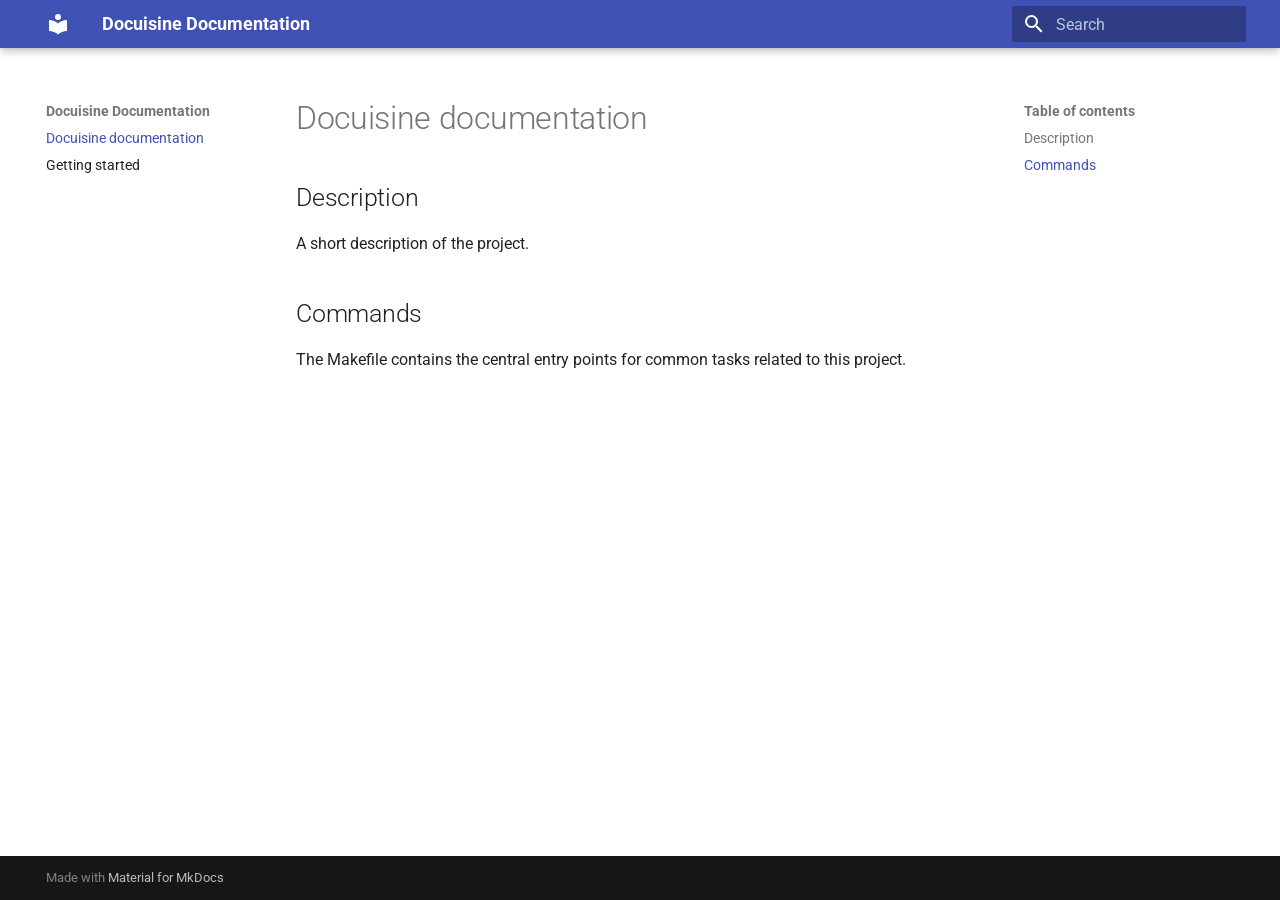
<file: index.html>
<!doctype html>
<html lang="en" class="no-js">
  <head>
    
      <meta charset="utf-8">
      <meta name="viewport" content="width=device-width,initial-scale=1">
      
      
        <meta name="author" content="Chris Irag">
      
      
      
      
        <link rel="next" href="getting-started/">
      
      
      <link rel="icon" href="assets/images/favicon.png">
      <meta name="generator" content="mkdocs-1.6.1, mkdocs-material-9.6.23">
    
    
      
        <title>Docuisine Documentation</title>
      
    
    
      <link rel="stylesheet" href="assets/stylesheets/main.84d31ad4.min.css">
      
      


    
    
      
    
    
      
        
        
        <link rel="preconnect" href="https://fonts.gstatic.com" crossorigin>
        <link rel="stylesheet" href="https://fonts.googleapis.com/css?family=Roboto:300,300i,400,400i,700,700i%7CRoboto+Mono:400,400i,700,700i&display=fallback">
        <style>:root{--md-text-font:"Roboto";--md-code-font:"Roboto Mono"}</style>
      
    
    
      <link rel="stylesheet" href="assets/_mkdocstrings.css">
    
    <script>__md_scope=new URL(".",location),__md_hash=e=>[...e].reduce(((e,_)=>(e<<5)-e+_.charCodeAt(0)),0),__md_get=(e,_=localStorage,t=__md_scope)=>JSON.parse(_.getItem(t.pathname+"."+e)),__md_set=(e,_,t=localStorage,a=__md_scope)=>{try{t.setItem(a.pathname+"."+e,JSON.stringify(_))}catch(e){}}</script>
    
      

    
    
    
  </head>
  
  
    <body dir="ltr">
  
    
    <input class="md-toggle" data-md-toggle="drawer" type="checkbox" id="__drawer" autocomplete="off">
    <input class="md-toggle" data-md-toggle="search" type="checkbox" id="__search" autocomplete="off">
    <label class="md-overlay" for="__drawer"></label>
    <div data-md-component="skip">
      
        
        <a href="#docuisine-documentation" class="md-skip">
          Skip to content
        </a>
      
    </div>
    <div data-md-component="announce">
      
    </div>
    
    
      

  

<header class="md-header md-header--shadow" data-md-component="header">
  <nav class="md-header__inner md-grid" aria-label="Header">
    <a href="." title="Docuisine Documentation" class="md-header__button md-logo" aria-label="Docuisine Documentation" data-md-component="logo">
      
  
  <svg xmlns="http://www.w3.org/2000/svg" viewBox="0 0 24 24"><path d="M12 8a3 3 0 0 0 3-3 3 3 0 0 0-3-3 3 3 0 0 0-3 3 3 3 0 0 0 3 3m0 3.54C9.64 9.35 6.5 8 3 8v11c3.5 0 6.64 1.35 9 3.54 2.36-2.19 5.5-3.54 9-3.54V8c-3.5 0-6.64 1.35-9 3.54"/></svg>

    </a>
    <label class="md-header__button md-icon" for="__drawer">
      
      <svg xmlns="http://www.w3.org/2000/svg" viewBox="0 0 24 24"><path d="M3 6h18v2H3zm0 5h18v2H3zm0 5h18v2H3z"/></svg>
    </label>
    <div class="md-header__title" data-md-component="header-title">
      <div class="md-header__ellipsis">
        <div class="md-header__topic">
          <span class="md-ellipsis">
            Docuisine Documentation
          </span>
        </div>
        <div class="md-header__topic" data-md-component="header-topic">
          <span class="md-ellipsis">
            
              Docuisine documentation
            
          </span>
        </div>
      </div>
    </div>
    
    
      <script>var palette=__md_get("__palette");if(palette&&palette.color){if("(prefers-color-scheme)"===palette.color.media){var media=matchMedia("(prefers-color-scheme: light)"),input=document.querySelector(media.matches?"[data-md-color-media='(prefers-color-scheme: light)']":"[data-md-color-media='(prefers-color-scheme: dark)']");palette.color.media=input.getAttribute("data-md-color-media"),palette.color.scheme=input.getAttribute("data-md-color-scheme"),palette.color.primary=input.getAttribute("data-md-color-primary"),palette.color.accent=input.getAttribute("data-md-color-accent")}for(var[key,value]of Object.entries(palette.color))document.body.setAttribute("data-md-color-"+key,value)}</script>
    
    
    
      
      
        <label class="md-header__button md-icon" for="__search">
          
          <svg xmlns="http://www.w3.org/2000/svg" viewBox="0 0 24 24"><path d="M9.5 3A6.5 6.5 0 0 1 16 9.5c0 1.61-.59 3.09-1.56 4.23l.27.27h.79l5 5-1.5 1.5-5-5v-.79l-.27-.27A6.52 6.52 0 0 1 9.5 16 6.5 6.5 0 0 1 3 9.5 6.5 6.5 0 0 1 9.5 3m0 2C7 5 5 7 5 9.5S7 14 9.5 14 14 12 14 9.5 12 5 9.5 5"/></svg>
        </label>
        <div class="md-search" data-md-component="search" role="dialog">
  <label class="md-search__overlay" for="__search"></label>
  <div class="md-search__inner" role="search">
    <form class="md-search__form" name="search">
      <input type="text" class="md-search__input" name="query" aria-label="Search" placeholder="Search" autocapitalize="off" autocorrect="off" autocomplete="off" spellcheck="false" data-md-component="search-query" required>
      <label class="md-search__icon md-icon" for="__search">
        
        <svg xmlns="http://www.w3.org/2000/svg" viewBox="0 0 24 24"><path d="M9.5 3A6.5 6.5 0 0 1 16 9.5c0 1.61-.59 3.09-1.56 4.23l.27.27h.79l5 5-1.5 1.5-5-5v-.79l-.27-.27A6.52 6.52 0 0 1 9.5 16 6.5 6.5 0 0 1 3 9.5 6.5 6.5 0 0 1 9.5 3m0 2C7 5 5 7 5 9.5S7 14 9.5 14 14 12 14 9.5 12 5 9.5 5"/></svg>
        
        <svg xmlns="http://www.w3.org/2000/svg" viewBox="0 0 24 24"><path d="M20 11v2H8l5.5 5.5-1.42 1.42L4.16 12l7.92-7.92L13.5 5.5 8 11z"/></svg>
      </label>
      <nav class="md-search__options" aria-label="Search">
        
        <button type="reset" class="md-search__icon md-icon" title="Clear" aria-label="Clear" tabindex="-1">
          
          <svg xmlns="http://www.w3.org/2000/svg" viewBox="0 0 24 24"><path d="M19 6.41 17.59 5 12 10.59 6.41 5 5 6.41 10.59 12 5 17.59 6.41 19 12 13.41 17.59 19 19 17.59 13.41 12z"/></svg>
        </button>
      </nav>
      
    </form>
    <div class="md-search__output">
      <div class="md-search__scrollwrap" tabindex="0" data-md-scrollfix>
        <div class="md-search-result" data-md-component="search-result">
          <div class="md-search-result__meta">
            Initializing search
          </div>
          <ol class="md-search-result__list" role="presentation"></ol>
        </div>
      </div>
    </div>
  </div>
</div>
      
    
    
  </nav>
  
</header>
    
    <div class="md-container" data-md-component="container">
      
      
        
          
        
      
      <main class="md-main" data-md-component="main">
        <div class="md-main__inner md-grid">
          
            
              
              <div class="md-sidebar md-sidebar--primary" data-md-component="sidebar" data-md-type="navigation" >
                <div class="md-sidebar__scrollwrap">
                  <div class="md-sidebar__inner">
                    



<nav class="md-nav md-nav--primary" aria-label="Navigation" data-md-level="0">
  <label class="md-nav__title" for="__drawer">
    <a href="." title="Docuisine Documentation" class="md-nav__button md-logo" aria-label="Docuisine Documentation" data-md-component="logo">
      
  
  <svg xmlns="http://www.w3.org/2000/svg" viewBox="0 0 24 24"><path d="M12 8a3 3 0 0 0 3-3 3 3 0 0 0-3-3 3 3 0 0 0-3 3 3 3 0 0 0 3 3m0 3.54C9.64 9.35 6.5 8 3 8v11c3.5 0 6.64 1.35 9 3.54 2.36-2.19 5.5-3.54 9-3.54V8c-3.5 0-6.64 1.35-9 3.54"/></svg>

    </a>
    Docuisine Documentation
  </label>
  
  <ul class="md-nav__list" data-md-scrollfix>
    
      
      
  
  
    
  
  
  
    <li class="md-nav__item md-nav__item--active">
      
      <input class="md-nav__toggle md-toggle" type="checkbox" id="__toc">
      
      
        
      
      
        <label class="md-nav__link md-nav__link--active" for="__toc">
          
  
  
  <span class="md-ellipsis">
    Docuisine documentation
    
  </span>
  

          <span class="md-nav__icon md-icon"></span>
        </label>
      
      <a href="." class="md-nav__link md-nav__link--active">
        
  
  
  <span class="md-ellipsis">
    Docuisine documentation
    
  </span>
  

      </a>
      
        

<nav class="md-nav md-nav--secondary" aria-label="Table of contents">
  
  
  
    
  
  
    <label class="md-nav__title" for="__toc">
      <span class="md-nav__icon md-icon"></span>
      Table of contents
    </label>
    <ul class="md-nav__list" data-md-component="toc" data-md-scrollfix>
      
        <li class="md-nav__item">
  <a href="#description" class="md-nav__link">
    <span class="md-ellipsis">
      Description
    </span>
  </a>
  
</li>
      
        <li class="md-nav__item">
  <a href="#commands" class="md-nav__link">
    <span class="md-ellipsis">
      Commands
    </span>
  </a>
  
</li>
      
    </ul>
  
</nav>
      
    </li>
  

    
      
      
  
  
  
  
    <li class="md-nav__item">
      <a href="getting-started/" class="md-nav__link">
        
  
  
  <span class="md-ellipsis">
    Getting started
    
  </span>
  

      </a>
    </li>
  

    
  </ul>
</nav>
                  </div>
                </div>
              </div>
            
            
              
              <div class="md-sidebar md-sidebar--secondary" data-md-component="sidebar" data-md-type="toc" >
                <div class="md-sidebar__scrollwrap">
                  <div class="md-sidebar__inner">
                    

<nav class="md-nav md-nav--secondary" aria-label="Table of contents">
  
  
  
    
  
  
    <label class="md-nav__title" for="__toc">
      <span class="md-nav__icon md-icon"></span>
      Table of contents
    </label>
    <ul class="md-nav__list" data-md-component="toc" data-md-scrollfix>
      
        <li class="md-nav__item">
  <a href="#description" class="md-nav__link">
    <span class="md-ellipsis">
      Description
    </span>
  </a>
  
</li>
      
        <li class="md-nav__item">
  <a href="#commands" class="md-nav__link">
    <span class="md-ellipsis">
      Commands
    </span>
  </a>
  
</li>
      
    </ul>
  
</nav>
                  </div>
                </div>
              </div>
            
          
          
            <div class="md-content" data-md-component="content">
              <article class="md-content__inner md-typeset">
                
                  



<h1 id="docuisine-documentation">Docuisine documentation</h1>
<h2 id="description">Description</h2>
<p>A short description of the project.</p>
<h2 id="commands">Commands</h2>
<p>The Makefile contains the central entry points for common tasks related to this project.</p>












                
              </article>
            </div>
          
          
<script>var target=document.getElementById(location.hash.slice(1));target&&target.name&&(target.checked=target.name.startsWith("__tabbed_"))</script>
        </div>
        
      </main>
      
        <footer class="md-footer">
  
  <div class="md-footer-meta md-typeset">
    <div class="md-footer-meta__inner md-grid">
      <div class="md-copyright">
  
  
    Made with
    <a href="https://squidfunk.github.io/mkdocs-material/" target="_blank" rel="noopener">
      Material for MkDocs
    </a>
  
</div>
      
    </div>
  </div>
</footer>
      
    </div>
    <div class="md-dialog" data-md-component="dialog">
      <div class="md-dialog__inner md-typeset"></div>
    </div>
    
    
    
      
      <script id="__config" type="application/json">{"base": ".", "features": ["content.code.copy"], "search": "assets/javascripts/workers/search.973d3a69.min.js", "tags": null, "translations": {"clipboard.copied": "Copied to clipboard", "clipboard.copy": "Copy to clipboard", "search.result.more.one": "1 more on this page", "search.result.more.other": "# more on this page", "search.result.none": "No matching documents", "search.result.one": "1 matching document", "search.result.other": "# matching documents", "search.result.placeholder": "Type to start searching", "search.result.term.missing": "Missing", "select.version": "Select version"}, "version": null}</script>
    
    
      <script src="assets/javascripts/bundle.f55a23d4.min.js"></script>
      
    
  </body>
</html>
</file>
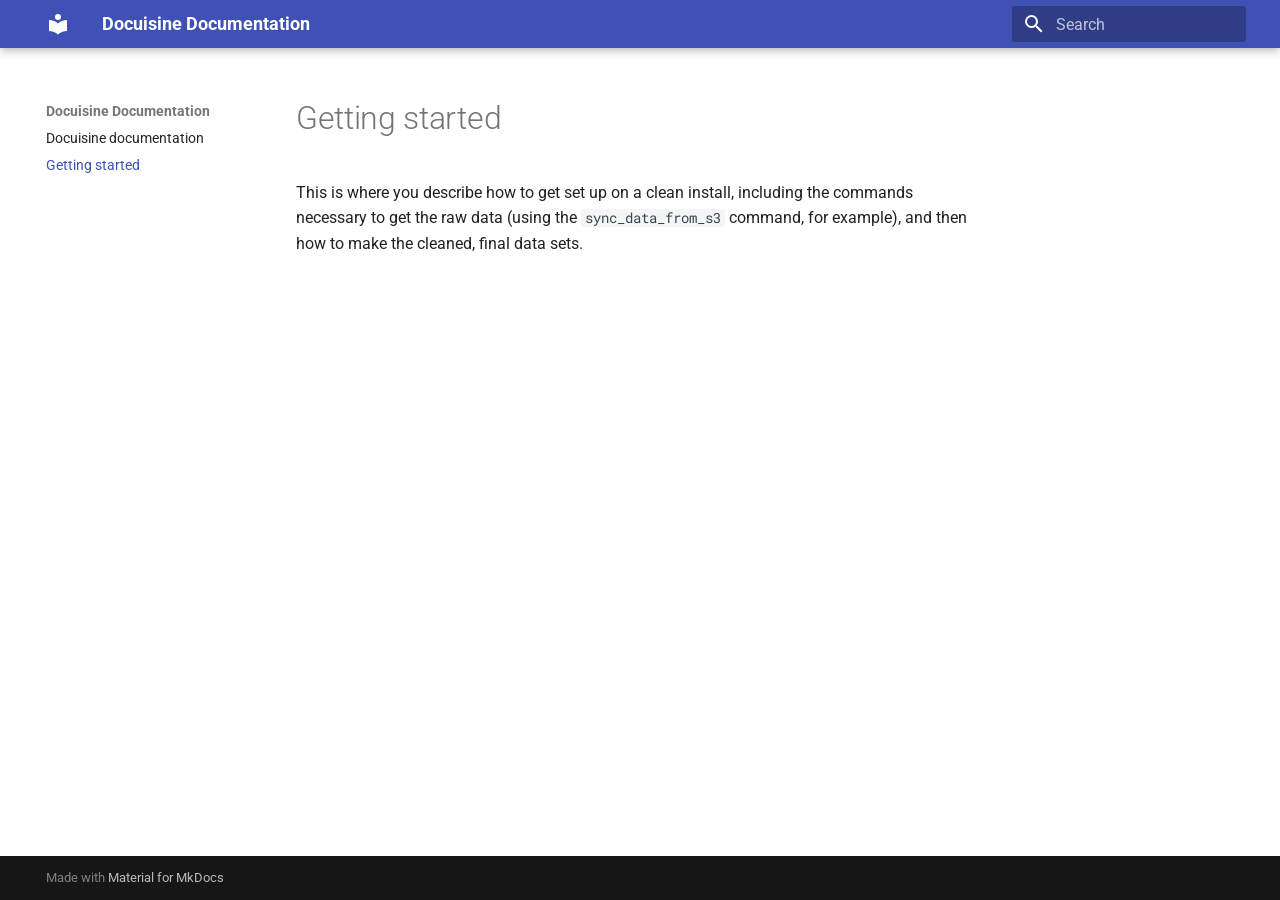
<file: getting-started/index.html>
<!doctype html>
<html lang="en" class="no-js">
  <head>
    
      <meta charset="utf-8">
      <meta name="viewport" content="width=device-width,initial-scale=1">
      
      
        <meta name="author" content="Chris Irag">
      
      
      
        <link rel="prev" href="..">
      
      
      
      <link rel="icon" href="../assets/images/favicon.png">
      <meta name="generator" content="mkdocs-1.6.1, mkdocs-material-9.6.23">
    
    
      
        <title>Getting started - Docuisine Documentation</title>
      
    
    
      <link rel="stylesheet" href="../assets/stylesheets/main.84d31ad4.min.css">
      
      


    
    
      
    
    
      
        
        
        <link rel="preconnect" href="https://fonts.gstatic.com" crossorigin>
        <link rel="stylesheet" href="https://fonts.googleapis.com/css?family=Roboto:300,300i,400,400i,700,700i%7CRoboto+Mono:400,400i,700,700i&display=fallback">
        <style>:root{--md-text-font:"Roboto";--md-code-font:"Roboto Mono"}</style>
      
    
    
      <link rel="stylesheet" href="../assets/_mkdocstrings.css">
    
    <script>__md_scope=new URL("..",location),__md_hash=e=>[...e].reduce(((e,_)=>(e<<5)-e+_.charCodeAt(0)),0),__md_get=(e,_=localStorage,t=__md_scope)=>JSON.parse(_.getItem(t.pathname+"."+e)),__md_set=(e,_,t=localStorage,a=__md_scope)=>{try{t.setItem(a.pathname+"."+e,JSON.stringify(_))}catch(e){}}</script>
    
      

    
    
    
  </head>
  
  
    <body dir="ltr">
  
    
    <input class="md-toggle" data-md-toggle="drawer" type="checkbox" id="__drawer" autocomplete="off">
    <input class="md-toggle" data-md-toggle="search" type="checkbox" id="__search" autocomplete="off">
    <label class="md-overlay" for="__drawer"></label>
    <div data-md-component="skip">
      
        
        <a href="#getting-started" class="md-skip">
          Skip to content
        </a>
      
    </div>
    <div data-md-component="announce">
      
    </div>
    
    
      

  

<header class="md-header md-header--shadow" data-md-component="header">
  <nav class="md-header__inner md-grid" aria-label="Header">
    <a href=".." title="Docuisine Documentation" class="md-header__button md-logo" aria-label="Docuisine Documentation" data-md-component="logo">
      
  
  <svg xmlns="http://www.w3.org/2000/svg" viewBox="0 0 24 24"><path d="M12 8a3 3 0 0 0 3-3 3 3 0 0 0-3-3 3 3 0 0 0-3 3 3 3 0 0 0 3 3m0 3.54C9.64 9.35 6.5 8 3 8v11c3.5 0 6.64 1.35 9 3.54 2.36-2.19 5.5-3.54 9-3.54V8c-3.5 0-6.64 1.35-9 3.54"/></svg>

    </a>
    <label class="md-header__button md-icon" for="__drawer">
      
      <svg xmlns="http://www.w3.org/2000/svg" viewBox="0 0 24 24"><path d="M3 6h18v2H3zm0 5h18v2H3zm0 5h18v2H3z"/></svg>
    </label>
    <div class="md-header__title" data-md-component="header-title">
      <div class="md-header__ellipsis">
        <div class="md-header__topic">
          <span class="md-ellipsis">
            Docuisine Documentation
          </span>
        </div>
        <div class="md-header__topic" data-md-component="header-topic">
          <span class="md-ellipsis">
            
              Getting started
            
          </span>
        </div>
      </div>
    </div>
    
    
      <script>var palette=__md_get("__palette");if(palette&&palette.color){if("(prefers-color-scheme)"===palette.color.media){var media=matchMedia("(prefers-color-scheme: light)"),input=document.querySelector(media.matches?"[data-md-color-media='(prefers-color-scheme: light)']":"[data-md-color-media='(prefers-color-scheme: dark)']");palette.color.media=input.getAttribute("data-md-color-media"),palette.color.scheme=input.getAttribute("data-md-color-scheme"),palette.color.primary=input.getAttribute("data-md-color-primary"),palette.color.accent=input.getAttribute("data-md-color-accent")}for(var[key,value]of Object.entries(palette.color))document.body.setAttribute("data-md-color-"+key,value)}</script>
    
    
    
      
      
        <label class="md-header__button md-icon" for="__search">
          
          <svg xmlns="http://www.w3.org/2000/svg" viewBox="0 0 24 24"><path d="M9.5 3A6.5 6.5 0 0 1 16 9.5c0 1.61-.59 3.09-1.56 4.23l.27.27h.79l5 5-1.5 1.5-5-5v-.79l-.27-.27A6.52 6.52 0 0 1 9.5 16 6.5 6.5 0 0 1 3 9.5 6.5 6.5 0 0 1 9.5 3m0 2C7 5 5 7 5 9.5S7 14 9.5 14 14 12 14 9.5 12 5 9.5 5"/></svg>
        </label>
        <div class="md-search" data-md-component="search" role="dialog">
  <label class="md-search__overlay" for="__search"></label>
  <div class="md-search__inner" role="search">
    <form class="md-search__form" name="search">
      <input type="text" class="md-search__input" name="query" aria-label="Search" placeholder="Search" autocapitalize="off" autocorrect="off" autocomplete="off" spellcheck="false" data-md-component="search-query" required>
      <label class="md-search__icon md-icon" for="__search">
        
        <svg xmlns="http://www.w3.org/2000/svg" viewBox="0 0 24 24"><path d="M9.5 3A6.5 6.5 0 0 1 16 9.5c0 1.61-.59 3.09-1.56 4.23l.27.27h.79l5 5-1.5 1.5-5-5v-.79l-.27-.27A6.52 6.52 0 0 1 9.5 16 6.5 6.5 0 0 1 3 9.5 6.5 6.5 0 0 1 9.5 3m0 2C7 5 5 7 5 9.5S7 14 9.5 14 14 12 14 9.5 12 5 9.5 5"/></svg>
        
        <svg xmlns="http://www.w3.org/2000/svg" viewBox="0 0 24 24"><path d="M20 11v2H8l5.5 5.5-1.42 1.42L4.16 12l7.92-7.92L13.5 5.5 8 11z"/></svg>
      </label>
      <nav class="md-search__options" aria-label="Search">
        
        <button type="reset" class="md-search__icon md-icon" title="Clear" aria-label="Clear" tabindex="-1">
          
          <svg xmlns="http://www.w3.org/2000/svg" viewBox="0 0 24 24"><path d="M19 6.41 17.59 5 12 10.59 6.41 5 5 6.41 10.59 12 5 17.59 6.41 19 12 13.41 17.59 19 19 17.59 13.41 12z"/></svg>
        </button>
      </nav>
      
    </form>
    <div class="md-search__output">
      <div class="md-search__scrollwrap" tabindex="0" data-md-scrollfix>
        <div class="md-search-result" data-md-component="search-result">
          <div class="md-search-result__meta">
            Initializing search
          </div>
          <ol class="md-search-result__list" role="presentation"></ol>
        </div>
      </div>
    </div>
  </div>
</div>
      
    
    
  </nav>
  
</header>
    
    <div class="md-container" data-md-component="container">
      
      
        
          
        
      
      <main class="md-main" data-md-component="main">
        <div class="md-main__inner md-grid">
          
            
              
              <div class="md-sidebar md-sidebar--primary" data-md-component="sidebar" data-md-type="navigation" >
                <div class="md-sidebar__scrollwrap">
                  <div class="md-sidebar__inner">
                    



<nav class="md-nav md-nav--primary" aria-label="Navigation" data-md-level="0">
  <label class="md-nav__title" for="__drawer">
    <a href=".." title="Docuisine Documentation" class="md-nav__button md-logo" aria-label="Docuisine Documentation" data-md-component="logo">
      
  
  <svg xmlns="http://www.w3.org/2000/svg" viewBox="0 0 24 24"><path d="M12 8a3 3 0 0 0 3-3 3 3 0 0 0-3-3 3 3 0 0 0-3 3 3 3 0 0 0 3 3m0 3.54C9.64 9.35 6.5 8 3 8v11c3.5 0 6.64 1.35 9 3.54 2.36-2.19 5.5-3.54 9-3.54V8c-3.5 0-6.64 1.35-9 3.54"/></svg>

    </a>
    Docuisine Documentation
  </label>
  
  <ul class="md-nav__list" data-md-scrollfix>
    
      
      
  
  
  
  
    <li class="md-nav__item">
      <a href=".." class="md-nav__link">
        
  
  
  <span class="md-ellipsis">
    Docuisine documentation
    
  </span>
  

      </a>
    </li>
  

    
      
      
  
  
    
  
  
  
    <li class="md-nav__item md-nav__item--active">
      
      <input class="md-nav__toggle md-toggle" type="checkbox" id="__toc">
      
      
        
      
      
      <a href="./" class="md-nav__link md-nav__link--active">
        
  
  
  <span class="md-ellipsis">
    Getting started
    
  </span>
  

      </a>
      
    </li>
  

    
  </ul>
</nav>
                  </div>
                </div>
              </div>
            
            
              
              <div class="md-sidebar md-sidebar--secondary" data-md-component="sidebar" data-md-type="toc" >
                <div class="md-sidebar__scrollwrap">
                  <div class="md-sidebar__inner">
                    

<nav class="md-nav md-nav--secondary" aria-label="Table of contents">
  
  
  
    
  
  
</nav>
                  </div>
                </div>
              </div>
            
          
          
            <div class="md-content" data-md-component="content">
              <article class="md-content__inner md-typeset">
                
                  



<h1 id="getting-started">Getting started</h1>
<p>This is where you describe how to get set up on a clean install, including the
commands necessary to get the raw data (using the <code>sync_data_from_s3</code> command,
for example), and then how to make the cleaned, final data sets.</p>












                
              </article>
            </div>
          
          
<script>var target=document.getElementById(location.hash.slice(1));target&&target.name&&(target.checked=target.name.startsWith("__tabbed_"))</script>
        </div>
        
      </main>
      
        <footer class="md-footer">
  
  <div class="md-footer-meta md-typeset">
    <div class="md-footer-meta__inner md-grid">
      <div class="md-copyright">
  
  
    Made with
    <a href="https://squidfunk.github.io/mkdocs-material/" target="_blank" rel="noopener">
      Material for MkDocs
    </a>
  
</div>
      
    </div>
  </div>
</footer>
      
    </div>
    <div class="md-dialog" data-md-component="dialog">
      <div class="md-dialog__inner md-typeset"></div>
    </div>
    
    
    
      
      <script id="__config" type="application/json">{"base": "..", "features": ["content.code.copy"], "search": "../assets/javascripts/workers/search.973d3a69.min.js", "tags": null, "translations": {"clipboard.copied": "Copied to clipboard", "clipboard.copy": "Copy to clipboard", "search.result.more.one": "1 more on this page", "search.result.more.other": "# more on this page", "search.result.none": "No matching documents", "search.result.one": "1 matching document", "search.result.other": "# matching documents", "search.result.placeholder": "Type to start searching", "search.result.term.missing": "Missing", "select.version": "Select version"}, "version": null}</script>
    
    
      <script src="../assets/javascripts/bundle.f55a23d4.min.js"></script>
      
    
  </body>
</html>
</file>
<file: assets/_mkdocstrings.css>
/* Avoid breaking parameter names, etc. in table cells. */
.doc-contents td code {
  word-break: normal !important;
}

/* No line break before first paragraph of descriptions. */
.doc-md-description,
.doc-md-description>p:first-child {
  display: inline;
}

/* No text transformation from Material for MkDocs for H5 headings. */
.md-typeset h5 .doc-object-name {
  text-transform: none;
}

/* Max width for docstring sections tables. */
.doc .md-typeset__table,
.doc .md-typeset__table table {
  display: table !important;
  width: 100%;
}

.doc .md-typeset__table tr {
  display: table-row;
}

/* Defaults in Spacy table style. */
.doc-param-default,
.doc-type_param-default {
  float: right;
}

/* Parameter headings must be inline, not blocks. */
.doc-heading-parameter,
.doc-heading-type_parameter {
  display: inline;
}

/* Default font size for parameter headings. */
.md-typeset .doc-heading-parameter {
  font-size: inherit;
}

/* Prefer space on the right, not the left of parameter permalinks. */
.doc-heading-parameter .headerlink,
.doc-heading-type_parameter .headerlink {
  margin-left: 0 !important;
  margin-right: 0.2rem;
}

/* Backward-compatibility: docstring section titles in bold. */
.doc-section-title {
  font-weight: bold;
}

/* Backlinks crumb separator. */
.doc-backlink-crumb {
  display: inline-flex;
  gap: .2rem;
  white-space: nowrap;
  align-items: center;
  vertical-align: middle;
}
.doc-backlink-crumb:not(:first-child)::before {
  background-color: var(--md-default-fg-color--lighter);
  content: "";
  display: inline;
  height: 1rem;
  --md-path-icon: url('data:image/svg+xml;charset=utf-8,<svg xmlns="http://www.w3.org/2000/svg" viewBox="0 0 24 24"><path d="M8.59 16.58 13.17 12 8.59 7.41 10 6l6 6-6 6z"/></svg>');
  -webkit-mask-image: var(--md-path-icon);
  mask-image: var(--md-path-icon);
  width: 1rem;
}
.doc-backlink-crumb.last {
  font-weight: bold;
}

/* Symbols in Navigation and ToC. */
:root, :host,
[data-md-color-scheme="default"] {
  --doc-symbol-parameter-fg-color: #df50af;
  --doc-symbol-type_parameter-fg-color: #df50af;
  --doc-symbol-attribute-fg-color: #953800;
  --doc-symbol-function-fg-color: #8250df;
  --doc-symbol-method-fg-color: #8250df;
  --doc-symbol-class-fg-color: #0550ae;
  --doc-symbol-type_alias-fg-color: #0550ae;
  --doc-symbol-module-fg-color: #5cad0f;

  --doc-symbol-parameter-bg-color: #df50af1a;
  --doc-symbol-type_parameter-bg-color: #df50af1a;
  --doc-symbol-attribute-bg-color: #9538001a;
  --doc-symbol-function-bg-color: #8250df1a;
  --doc-symbol-method-bg-color: #8250df1a;
  --doc-symbol-class-bg-color: #0550ae1a;
  --doc-symbol-type_alias-bg-color: #0550ae1a;
  --doc-symbol-module-bg-color: #5cad0f1a;
}

[data-md-color-scheme="slate"] {
  --doc-symbol-parameter-fg-color: #ffa8cc;
  --doc-symbol-type_parameter-fg-color: #ffa8cc;
  --doc-symbol-attribute-fg-color: #ffa657;
  --doc-symbol-function-fg-color: #d2a8ff;
  --doc-symbol-method-fg-color: #d2a8ff;
  --doc-symbol-class-fg-color: #79c0ff;
  --doc-symbol-type_alias-fg-color: #79c0ff;
  --doc-symbol-module-fg-color: #baff79;

  --doc-symbol-parameter-bg-color: #ffa8cc1a;
  --doc-symbol-type_parameter-bg-color: #ffa8cc1a;
  --doc-symbol-attribute-bg-color: #ffa6571a;
  --doc-symbol-function-bg-color: #d2a8ff1a;
  --doc-symbol-method-bg-color: #d2a8ff1a;
  --doc-symbol-class-bg-color: #79c0ff1a;
  --doc-symbol-type_alias-bg-color: #79c0ff1a;
  --doc-symbol-module-bg-color: #baff791a;
}

code.doc-symbol {
  border-radius: .1rem;
  font-size: .85em;
  padding: 0 .3em;
  font-weight: bold;
}

code.doc-symbol-parameter,
a code.doc-symbol-parameter {
  color: var(--doc-symbol-parameter-fg-color);
  background-color: var(--doc-symbol-parameter-bg-color);
}

code.doc-symbol-parameter::after {
  content: "param";
}

code.doc-symbol-type_parameter,
a code.doc-symbol-type_parameter {
  color: var(--doc-symbol-type_parameter-fg-color);
  background-color: var(--doc-symbol-type_parameter-bg-color);
}

code.doc-symbol-type_parameter::after {
  content: "type-param";
}

code.doc-symbol-attribute,
a code.doc-symbol-attribute {
  color: var(--doc-symbol-attribute-fg-color);
  background-color: var(--doc-symbol-attribute-bg-color);
}

code.doc-symbol-attribute::after {
  content: "attr";
}

code.doc-symbol-function,
a code.doc-symbol-function {
  color: var(--doc-symbol-function-fg-color);
  background-color: var(--doc-symbol-function-bg-color);
}

code.doc-symbol-function::after {
  content: "func";
}

code.doc-symbol-method,
a code.doc-symbol-method {
  color: var(--doc-symbol-method-fg-color);
  background-color: var(--doc-symbol-method-bg-color);
}

code.doc-symbol-method::after {
  content: "meth";
}

code.doc-symbol-class,
a code.doc-symbol-class {
  color: var(--doc-symbol-class-fg-color);
  background-color: var(--doc-symbol-class-bg-color);
}

code.doc-symbol-class::after {
  content: "class";
}


code.doc-symbol-type_alias,
a code.doc-symbol-type_alias {
  color: var(--doc-symbol-type_alias-fg-color);
  background-color: var(--doc-symbol-type_alias-bg-color);
}

code.doc-symbol-type_alias::after {
  content: "type";
}

code.doc-symbol-module,
a code.doc-symbol-module {
  color: var(--doc-symbol-module-fg-color);
  background-color: var(--doc-symbol-module-bg-color);
}

code.doc-symbol-module::after {
  content: "mod";
}

.doc-signature .autorefs {
  color: inherit;
  border-bottom: 1px dotted currentcolor;
}

/* Source code blocks (admonitions). */
:root {
  --md-admonition-icon--mkdocstrings-source: url('data:image/svg+xml;charset=utf-8,<svg xmlns="http://www.w3.org/2000/svg" viewBox="0 0 24 24"><path d="M15.22 4.97a.75.75 0 0 1 1.06 0l6.5 6.5a.75.75 0 0 1 0 1.06l-6.5 6.5a.749.749 0 0 1-1.275-.326.75.75 0 0 1 .215-.734L21.19 12l-5.97-5.97a.75.75 0 0 1 0-1.06m-6.44 0a.75.75 0 0 1 0 1.06L2.81 12l5.97 5.97a.749.749 0 0 1-.326 1.275.75.75 0 0 1-.734-.215l-6.5-6.5a.75.75 0 0 1 0-1.06l6.5-6.5a.75.75 0 0 1 1.06 0"/></svg>')
}
.md-typeset .admonition.mkdocstrings-source,
.md-typeset details.mkdocstrings-source {
  border: none;
  padding: 0;
}
.md-typeset .admonition.mkdocstrings-source:focus-within,
.md-typeset details.mkdocstrings-source:focus-within {
  box-shadow: none;
}
.md-typeset .mkdocstrings-source > .admonition-title,
.md-typeset .mkdocstrings-source > summary {
  background-color: inherit;
}
.md-typeset .mkdocstrings-source > .admonition-title::before,
.md-typeset .mkdocstrings-source > summary::before {
  background-color: var(--md-default-fg-color);
  -webkit-mask-image: var(--md-admonition-icon--mkdocstrings-source);
          mask-image: var(--md-admonition-icon--mkdocstrings-source);
}
</file>
<file: assets/stylesheets/main.84d31ad4.min.css>
@charset "UTF-8";html{-webkit-text-size-adjust:none;-moz-text-size-adjust:none;text-size-adjust:none;box-sizing:border-box}*,:after,:before{box-sizing:inherit}@media (prefers-reduced-motion){*,:after,:before{transition:none!important}}body{margin:0}a,button,input,label{-webkit-tap-highlight-color:transparent}a{color:inherit;text-decoration:none}hr{border:0;box-sizing:initial;display:block;height:.05rem;overflow:visible;padding:0}small{font-size:80%}sub,sup{line-height:1em}img{border-style:none}table{border-collapse:initial;border-spacing:0}td,th{font-weight:400;vertical-align:top}button{background:#0000;border:0;font-family:inherit;font-size:inherit;margin:0;padding:0}input{border:0;outline:none}:root{--md-primary-fg-color:#4051b5;--md-primary-fg-color--light:#5d6cc0;--md-primary-fg-color--dark:#303fa1;--md-primary-bg-color:#fff;--md-primary-bg-color--light:#ffffffb3;--md-accent-fg-color:#526cfe;--md-accent-fg-color--transparent:#526cfe1a;--md-accent-bg-color:#fff;--md-accent-bg-color--light:#ffffffb3}[data-md-color-scheme=default]{color-scheme:light}[data-md-color-scheme=default] img[src$="#gh-dark-mode-only"],[data-md-color-scheme=default] img[src$="#only-dark"]{display:none}:root,[data-md-color-scheme=default]{--md-hue:225deg;--md-default-fg-color:#000000de;--md-default-fg-color--light:#0000008a;--md-default-fg-color--lighter:#00000052;--md-default-fg-color--lightest:#00000012;--md-default-bg-color:#fff;--md-default-bg-color--light:#ffffffb3;--md-default-bg-color--lighter:#ffffff4d;--md-default-bg-color--lightest:#ffffff1f;--md-code-fg-color:#36464e;--md-code-bg-color:#f5f5f5;--md-code-hl-color:#4287ff;--md-code-hl-color--light:#4287ff1a;--md-code-hl-number-color:#d52a2a;--md-code-hl-special-color:#db1457;--md-code-hl-function-color:#a846b9;--md-code-hl-constant-color:#6e59d9;--md-code-hl-keyword-color:#3f6ec6;--md-code-hl-string-color:#1c7d4d;--md-code-hl-name-color:var(--md-code-fg-color);--md-code-hl-operator-color:var(--md-default-fg-color--light);--md-code-hl-punctuation-color:var(--md-default-fg-color--light);--md-code-hl-comment-color:var(--md-default-fg-color--light);--md-code-hl-generic-color:var(--md-default-fg-color--light);--md-code-hl-variable-color:var(--md-default-fg-color--light);--md-typeset-color:var(--md-default-fg-color);--md-typeset-a-color:var(--md-primary-fg-color);--md-typeset-del-color:#f5503d26;--md-typeset-ins-color:#0bd57026;--md-typeset-kbd-color:#fafafa;--md-typeset-kbd-accent-color:#fff;--md-typeset-kbd-border-color:#b8b8b8;--md-typeset-mark-color:#ffff0080;--md-typeset-table-color:#0000001f;--md-typeset-table-color--light:rgba(0,0,0,.035);--md-admonition-fg-color:var(--md-default-fg-color);--md-admonition-bg-color:var(--md-default-bg-color);--md-warning-fg-color:#000000de;--md-warning-bg-color:#ff9;--md-footer-fg-color:#fff;--md-footer-fg-color--light:#ffffffb3;--md-footer-fg-color--lighter:#ffffff73;--md-footer-bg-color:#000000de;--md-footer-bg-color--dark:#00000052;--md-shadow-z1:0 0.2rem 0.5rem #0000000d,0 0 0.05rem #0000001a;--md-shadow-z2:0 0.2rem 0.5rem #0000001a,0 0 0.05rem #00000040;--md-shadow-z3:0 0.2rem 0.5rem #0003,0 0 0.05rem #00000059}.md-icon svg{fill:currentcolor;display:block;height:1.2rem;width:1.2rem}body{-webkit-font-smoothing:antialiased;-moz-osx-font-smoothing:grayscale;--md-text-font-family:var(--md-text-font,_),-apple-system,BlinkMacSystemFont,Helvetica,Arial,sans-serif;--md-code-font-family:var(--md-code-font,_),SFMono-Regular,Consolas,Menlo,monospace}aside,body,input{font-feature-settings:"kern","liga";color:var(--md-typeset-color);font-family:var(--md-text-font-family)}code,kbd,pre{font-feature-settings:"kern";font-family:var(--md-code-font-family)}:root{--md-typeset-table-sort-icon:url('data:image/svg+xml;charset=utf-8,<svg xmlns="http://www.w3.org/2000/svg" viewBox="0 0 24 24"><path d="m18 21-4-4h3V7h-3l4-4 4 4h-3v10h3M2 19v-2h10v2M2 13v-2h7v2M2 7V5h4v2z"/></svg>');--md-typeset-table-sort-icon--asc:url('data:image/svg+xml;charset=utf-8,<svg xmlns="http://www.w3.org/2000/svg" viewBox="0 0 24 24"><path d="M19 17h3l-4 4-4-4h3V3h2M2 17h10v2H2M6 5v2H2V5m0 6h7v2H2z"/></svg>');--md-typeset-table-sort-icon--desc:url('data:image/svg+xml;charset=utf-8,<svg xmlns="http://www.w3.org/2000/svg" viewBox="0 0 24 24"><path d="M19 7h3l-4-4-4 4h3v14h2M2 17h10v2H2M6 5v2H2V5m0 6h7v2H2z"/></svg>')}.md-typeset{-webkit-print-color-adjust:exact;color-adjust:exact;font-size:.8rem;line-height:1.6;overflow-wrap:break-word}@media print{.md-typeset{font-size:.68rem}}.md-typeset blockquote,.md-typeset dl,.md-typeset figure,.md-typeset ol,.md-typeset pre,.md-typeset ul{margin-bottom:1em;margin-top:1em}.md-typeset h1{color:var(--md-default-fg-color--light);font-size:2em;line-height:1.3;margin:0 0 1.25em}.md-typeset h1,.md-typeset h2{font-weight:300;letter-spacing:-.01em}.md-typeset h2{font-size:1.5625em;line-height:1.4;margin:1.6em 0 .64em}.md-typeset h3{font-size:1.25em;font-weight:400;letter-spacing:-.01em;line-height:1.5;margin:1.6em 0 .8em}.md-typeset h2+h3{margin-top:.8em}.md-typeset h4{font-weight:700;letter-spacing:-.01em;margin:1em 0}.md-typeset h5,.md-typeset h6{color:var(--md-default-fg-color--light);font-size:.8em;font-weight:700;letter-spacing:-.01em;margin:1.25em 0}.md-typeset h5{text-transform:uppercase}.md-typeset h5 code{text-transform:none}.md-typeset hr{border-bottom:.05rem solid var(--md-default-fg-color--lightest);display:flow-root;margin:1.5em 0}.md-typeset a{color:var(--md-typeset-a-color);word-break:break-word}.md-typeset a,.md-typeset a:before{transition:color 125ms}.md-typeset a:focus,.md-typeset a:hover{color:var(--md-accent-fg-color)}.md-typeset a:focus code,.md-typeset a:hover code{background-color:var(--md-accent-fg-color--transparent)}.md-typeset a code{color:currentcolor;transition:background-color 125ms}.md-typeset a.focus-visible{outline-color:var(--md-accent-fg-color);outline-offset:.2rem}.md-typeset code,.md-typeset kbd,.md-typeset pre{color:var(--md-code-fg-color);direction:ltr;font-variant-ligatures:none}@media print{.md-typeset code,.md-typeset kbd,.md-typeset pre{white-space:pre-wrap}}.md-typeset code{background-color:var(--md-code-bg-color);border-radius:.1rem;-webkit-box-decoration-break:clone;box-decoration-break:clone;font-size:.85em;padding:0 .2941176471em;word-break:break-word}.md-typeset code:not(.focus-visible){-webkit-tap-highlight-color:transparent;outline:none}.md-typeset pre{display:flow-root;line-height:1.4;position:relative}.md-typeset pre>code{-webkit-box-decoration-break:slice;box-decoration-break:slice;box-shadow:none;display:block;margin:0;outline-color:var(--md-accent-fg-color);overflow:auto;padding:.7720588235em 1.1764705882em;scrollbar-color:var(--md-default-fg-color--lighter) #0000;scrollbar-width:thin;touch-action:auto;word-break:normal}.md-typeset pre>code:hover{scrollbar-color:var(--md-accent-fg-color) #0000}.md-typeset pre>code::-webkit-scrollbar{height:.2rem;width:.2rem}.md-typeset pre>code::-webkit-scrollbar-thumb{background-color:var(--md-default-fg-color--lighter)}.md-typeset pre>code::-webkit-scrollbar-thumb:hover{background-color:var(--md-accent-fg-color)}.md-typeset kbd{background-color:var(--md-typeset-kbd-color);border-radius:.1rem;box-shadow:0 .1rem 0 .05rem var(--md-typeset-kbd-border-color),0 .1rem 0 var(--md-typeset-kbd-border-color),0 -.1rem .2rem var(--md-typeset-kbd-accent-color) inset;color:var(--md-default-fg-color);display:inline-block;font-size:.75em;padding:0 .6666666667em;vertical-align:text-top;word-break:break-word}.md-typeset mark{background-color:var(--md-typeset-mark-color);-webkit-box-decoration-break:clone;box-decoration-break:clone;color:inherit;word-break:break-word}.md-typeset abbr{border-bottom:.05rem dotted var(--md-default-fg-color--light);cursor:help;text-decoration:none}.md-typeset small{opacity:.75}[dir=ltr] .md-typeset sub,[dir=ltr] .md-typeset sup{margin-left:.078125em}[dir=rtl] .md-typeset sub,[dir=rtl] .md-typeset sup{margin-right:.078125em}[dir=ltr] .md-typeset blockquote{padding-left:.6rem}[dir=rtl] .md-typeset blockquote{padding-right:.6rem}[dir=ltr] .md-typeset blockquote{border-left:.2rem solid var(--md-default-fg-color--lighter)}[dir=rtl] .md-typeset blockquote{border-right:.2rem solid var(--md-default-fg-color--lighter)}.md-typeset blockquote{color:var(--md-default-fg-color--light);margin-left:0;margin-right:0}.md-typeset ul{list-style-type:disc}.md-typeset ul[type]{list-style-type:revert-layer}[dir=ltr] .md-typeset ol,[dir=ltr] .md-typeset ul{margin-left:.625em}[dir=rtl] .md-typeset ol,[dir=rtl] .md-typeset ul{margin-right:.625em}.md-typeset ol,.md-typeset ul{padding:0}.md-typeset ol:not([hidden]),.md-typeset ul:not([hidden]){display:flow-root}.md-typeset ol ol,.md-typeset ul ol{list-style-type:lower-alpha}.md-typeset ol ol ol,.md-typeset ul ol ol{list-style-type:lower-roman}.md-typeset ol ol ol ol,.md-typeset ul ol ol ol{list-style-type:upper-alpha}.md-typeset ol ol ol ol ol,.md-typeset ul ol ol ol ol{list-style-type:upper-roman}.md-typeset ol[type],.md-typeset ul[type]{list-style-type:revert-layer}[dir=ltr] .md-typeset ol li,[dir=ltr] .md-typeset ul li{margin-left:1.25em}[dir=rtl] .md-typeset ol li,[dir=rtl] .md-typeset ul li{margin-right:1.25em}.md-typeset ol li,.md-typeset ul li{margin-bottom:.5em}.md-typeset ol li blockquote,.md-typeset ol li p,.md-typeset ul li blockquote,.md-typeset ul li p{margin:.5em 0}.md-typeset ol li:last-child,.md-typeset ul li:last-child{margin-bottom:0}[dir=ltr] .md-typeset ol li ol,[dir=ltr] .md-typeset ol li ul,[dir=ltr] .md-typeset ul li ol,[dir=ltr] .md-typeset ul li ul{margin-left:.625em}[dir=rtl] .md-typeset ol li ol,[dir=rtl] .md-typeset ol li ul,[dir=rtl] .md-typeset ul li ol,[dir=rtl] .md-typeset ul li ul{margin-right:.625em}.md-typeset ol li ol,.md-typeset ol li ul,.md-typeset ul li ol,.md-typeset ul li ul{margin-bottom:.5em;margin-top:.5em}[dir=ltr] .md-typeset dd{margin-left:1.875em}[dir=rtl] .md-typeset dd{margin-right:1.875em}.md-typeset dd{margin-bottom:1.5em;margin-top:1em}.md-typeset img,.md-typeset svg,.md-typeset video{height:auto;max-width:100%}.md-typeset img[align=left]{margin:1em 1em 1em 0}.md-typeset img[align=right]{margin:1em 0 1em 1em}.md-typeset img[align]:only-child{margin-top:0}.md-typeset figure{display:flow-root;margin:1em auto;max-width:100%;text-align:center;width:fit-content}.md-typeset figure img{display:block;margin:0 auto}.md-typeset figcaption{font-style:italic;margin:1em auto;max-width:24rem}.md-typeset iframe{max-width:100%}.md-typeset table:not([class]){background-color:var(--md-default-bg-color);border:.05rem solid var(--md-typeset-table-color);border-radius:.1rem;display:inline-block;font-size:.64rem;max-width:100%;overflow:auto;touch-action:auto}@media print{.md-typeset table:not([class]){display:table}}.md-typeset table:not([class])+*{margin-top:1.5em}.md-typeset table:not([class]) td>:first-child,.md-typeset table:not([class]) th>:first-child{margin-top:0}.md-typeset table:not([class]) td>:last-child,.md-typeset table:not([class]) th>:last-child{margin-bottom:0}.md-typeset table:not([class]) td:not([align]),.md-typeset table:not([class]) th:not([align]){text-align:left}[dir=rtl] .md-typeset table:not([class]) td:not([align]),[dir=rtl] .md-typeset table:not([class]) th:not([align]){text-align:right}.md-typeset table:not([class]) th{font-weight:700;min-width:5rem;padding:.9375em 1.25em;vertical-align:top}.md-typeset table:not([class]) td{border-top:.05rem solid var(--md-typeset-table-color);padding:.9375em 1.25em;vertical-align:top}.md-typeset table:not([class]) tbody tr{transition:background-color 125ms}.md-typeset table:not([class]) tbody tr:hover{background-color:var(--md-typeset-table-color--light);box-shadow:0 .05rem 0 var(--md-default-bg-color) inset}.md-typeset table:not([class]) a{word-break:normal}.md-typeset table th[role=columnheader]{cursor:pointer}[dir=ltr] .md-typeset table th[role=columnheader]:after{margin-left:.5em}[dir=rtl] .md-typeset table th[role=columnheader]:after{margin-right:.5em}.md-typeset table th[role=columnheader]:after{content:"";display:inline-block;height:1.2em;-webkit-mask-image:var(--md-typeset-table-sort-icon);mask-image:var(--md-typeset-table-sort-icon);-webkit-mask-repeat:no-repeat;mask-repeat:no-repeat;-webkit-mask-size:contain;mask-size:contain;transition:background-color 125ms;vertical-align:text-bottom;width:1.2em}.md-typeset table th[role=columnheader]:hover:after{background-color:var(--md-default-fg-color--lighter)}.md-typeset table th[role=columnheader][aria-sort=ascending]:after{background-color:var(--md-default-fg-color--light);-webkit-mask-image:var(--md-typeset-table-sort-icon--asc);mask-image:var(--md-typeset-table-sort-icon--asc)}.md-typeset table th[role=columnheader][aria-sort=descending]:after{background-color:var(--md-default-fg-color--light);-webkit-mask-image:var(--md-typeset-table-sort-icon--desc);mask-image:var(--md-typeset-table-sort-icon--desc)}.md-typeset__scrollwrap{margin:1em -.8rem;overflow-x:auto;touch-action:auto}.md-typeset__table{display:inline-block;margin-bottom:.5em;padding:0 .8rem}@media print{.md-typeset__table{display:block}}html .md-typeset__table table{display:table;margin:0;overflow:hidden;width:100%}@media screen and (max-width:44.984375em){.md-content__inner>pre{margin:1em -.8rem}.md-content__inner>pre code{border-radius:0}}.md-typeset .md-author{border-radius:100%;display:block;flex-shrink:0;height:1.6rem;overflow:hidden;position:relative;transition:color 125ms,transform 125ms;width:1.6rem}.md-typeset .md-author img{display:block}.md-typeset .md-author--more{background:var(--md-default-fg-color--lightest);color:var(--md-default-fg-color--lighter);font-size:.6rem;font-weight:700;line-height:1.6rem;text-align:center}.md-typeset .md-author--long{height:2.4rem;width:2.4rem}.md-typeset a.md-author{transform:scale(1)}.md-typeset a.md-author img{border-radius:100%;filter:grayscale(100%) opacity(75%);transition:filter 125ms}.md-typeset a.md-author:focus,.md-typeset a.md-author:hover{transform:scale(1.1);z-index:1}.md-typeset a.md-author:focus img,.md-typeset a.md-author:hover img{filter:grayscale(0)}.md-banner{background-color:var(--md-footer-bg-color);color:var(--md-footer-fg-color);overflow:auto}@media print{.md-banner{display:none}}.md-banner--warning{background-color:var(--md-warning-bg-color);color:var(--md-warning-fg-color)}.md-banner__inner{font-size:.7rem;margin:.6rem auto;padding:0 .8rem}[dir=ltr] .md-banner__button{float:right}[dir=rtl] .md-banner__button{float:left}.md-banner__button{color:inherit;cursor:pointer;transition:opacity .25s}.no-js .md-banner__button{display:none}.md-banner__button:hover{opacity:.7}html{font-size:125%;height:100%;overflow-x:hidden}@media screen and (min-width:100em){html{font-size:137.5%}}@media screen and (min-width:125em){html{font-size:150%}}body{background-color:var(--md-default-bg-color);display:flex;flex-direction:column;font-size:.5rem;min-height:100%;position:relative;width:100%}@media print{body{display:block}}@media screen and (max-width:59.984375em){body[data-md-scrolllock]{position:fixed}}.md-grid{margin-left:auto;margin-right:auto;max-width:61rem}.md-container{display:flex;flex-direction:column;flex-grow:1}@media print{.md-container{display:block}}.md-main{flex-grow:1}.md-main__inner{display:flex;height:100%;margin-top:1.5rem}.md-ellipsis{overflow:hidden;text-overflow:ellipsis}.md-toggle{display:none}.md-option{height:0;opacity:0;position:absolute;width:0}.md-option:checked+label:not([hidden]){display:block}.md-option.focus-visible+label{outline-color:var(--md-accent-fg-color);outline-style:auto}.md-skip{background-color:var(--md-default-fg-color);border-radius:.1rem;color:var(--md-default-bg-color);font-size:.64rem;margin:.5rem;opacity:0;outline-color:var(--md-accent-fg-color);padding:.3rem .5rem;position:fixed;transform:translateY(.4rem);z-index:-1}.md-skip:focus{opacity:1;transform:translateY(0);transition:transform .25s cubic-bezier(.4,0,.2,1),opacity 175ms 75ms;z-index:10}@page{margin:25mm}:root{--md-clipboard-icon:url('data:image/svg+xml;charset=utf-8,<svg xmlns="http://www.w3.org/2000/svg" viewBox="0 0 24 24"><path d="M19 21H8V7h11m0-2H8a2 2 0 0 0-2 2v14a2 2 0 0 0 2 2h11a2 2 0 0 0 2-2V7a2 2 0 0 0-2-2m-3-4H4a2 2 0 0 0-2 2v14h2V3h12z"/></svg>')}.md-clipboard{border-radius:.1rem;color:var(--md-default-fg-color--lightest);cursor:pointer;height:1.5em;outline-color:var(--md-accent-fg-color);outline-offset:.1rem;position:absolute;right:.5em;top:.5em;transition:color .25s;width:1.5em;z-index:1}@media print{.md-clipboard{display:none}}.md-clipboard:not(.focus-visible){-webkit-tap-highlight-color:transparent;outline:none}:hover>.md-clipboard{color:var(--md-default-fg-color--light)}.md-clipboard:focus,.md-clipboard:hover{color:var(--md-accent-fg-color)}.md-clipboard:after{background-color:currentcolor;content:"";display:block;height:1.125em;margin:0 auto;-webkit-mask-image:var(--md-clipboard-icon);mask-image:var(--md-clipboard-icon);-webkit-mask-position:center;mask-position:center;-webkit-mask-repeat:no-repeat;mask-repeat:no-repeat;-webkit-mask-size:contain;mask-size:contain;width:1.125em}.md-clipboard--inline{cursor:pointer}.md-clipboard--inline code{transition:color .25s,background-color .25s}.md-clipboard--inline:focus code,.md-clipboard--inline:hover code{background-color:var(--md-accent-fg-color--transparent);color:var(--md-accent-fg-color)}.md-typeset .md-code__content{display:grid}@keyframes consent{0%{opacity:0;transform:translateY(100%)}to{opacity:1;transform:translateY(0)}}@keyframes overlay{0%{opacity:0}to{opacity:1}}.md-consent__overlay{animation:overlay .25s both;-webkit-backdrop-filter:blur(.1rem);backdrop-filter:blur(.1rem);background-color:#0000008a;height:100%;opacity:1;position:fixed;top:0;width:100%;z-index:5}.md-consent__inner{animation:consent .5s cubic-bezier(.1,.7,.1,1) both;background-color:var(--md-default-bg-color);border:0;border-radius:.1rem;bottom:0;box-shadow:0 0 .2rem #0000001a,0 .2rem .4rem #0003;max-height:100%;overflow:auto;padding:0;position:fixed;width:100%;z-index:5}.md-consent__form{padding:.8rem}.md-consent__settings{display:none;margin:1em 0}input:checked+.md-consent__settings{display:block}.md-consent__controls{margin-bottom:.8rem}.md-typeset .md-consent__controls .md-button{display:inline}@media screen and (max-width:44.984375em){.md-typeset .md-consent__controls .md-button{display:block;margin-top:.4rem;text-align:center;width:100%}}.md-consent label{cursor:pointer}.md-content{flex-grow:1;min-width:0}.md-content__inner{margin:0 .8rem 1.2rem;padding-top:.6rem}@media screen and (min-width:76.25em){[dir=ltr] .md-sidebar--primary:not([hidden])~.md-content>.md-content__inner{margin-left:1.2rem}[dir=ltr] .md-sidebar--secondary:not([hidden])~.md-content>.md-content__inner,[dir=rtl] .md-sidebar--primary:not([hidden])~.md-content>.md-content__inner{margin-right:1.2rem}[dir=rtl] .md-sidebar--secondary:not([hidden])~.md-content>.md-content__inner{margin-left:1.2rem}}.md-content__inner:before{content:"";display:block;height:.4rem}.md-content__inner>:last-child{margin-bottom:0}[dir=ltr] .md-content__button{float:right}[dir=rtl] .md-content__button{float:left}[dir=ltr] .md-content__button{margin-left:.4rem}[dir=rtl] .md-content__button{margin-right:.4rem}.md-content__button{margin:.4rem 0;padding:0}@media print{.md-content__button{display:none}}.md-typeset .md-content__button{color:var(--md-default-fg-color--lighter)}.md-content__button svg{display:inline;vertical-align:top}[dir=rtl] .md-content__button svg{transform:scaleX(-1)}[dir=ltr] .md-dialog{right:.8rem}[dir=rtl] .md-dialog{left:.8rem}.md-dialog{background-color:var(--md-default-fg-color);border-radius:.1rem;bottom:.8rem;box-shadow:var(--md-shadow-z3);min-width:11.1rem;opacity:0;padding:.4rem .6rem;pointer-events:none;position:fixed;transform:translateY(100%);transition:transform 0ms .4s,opacity .4s;z-index:4}@media print{.md-dialog{display:none}}.md-dialog--active{opacity:1;pointer-events:auto;transform:translateY(0);transition:transform .4s cubic-bezier(.075,.85,.175,1),opacity .4s}.md-dialog__inner{color:var(--md-default-bg-color);font-size:.7rem}.md-feedback{margin:2em 0 1em;text-align:center}.md-feedback fieldset{border:none;margin:0;padding:0}.md-feedback__title{font-weight:700;margin:1em auto}.md-feedback__inner{position:relative}.md-feedback__list{display:flex;flex-wrap:wrap;place-content:baseline center;position:relative}.md-feedback__list:hover .md-icon:not(:disabled){color:var(--md-default-fg-color--lighter)}:disabled .md-feedback__list{min-height:1.8rem}.md-feedback__icon{color:var(--md-default-fg-color--light);cursor:pointer;flex-shrink:0;margin:0 .1rem;transition:color 125ms}.md-feedback__icon:not(:disabled).md-icon:hover{color:var(--md-accent-fg-color)}.md-feedback__icon:disabled{color:var(--md-default-fg-color--lightest);pointer-events:none}.md-feedback__note{opacity:0;position:relative;transform:translateY(.4rem);transition:transform .4s cubic-bezier(.1,.7,.1,1),opacity .15s}.md-feedback__note>*{margin:0 auto;max-width:16rem}:disabled .md-feedback__note{opacity:1;transform:translateY(0)}@media print{.md-feedback{display:none}}.md-footer{background-color:var(--md-footer-bg-color);color:var(--md-footer-fg-color)}@media print{.md-footer{display:none}}.md-footer__inner{justify-content:space-between;overflow:auto;padding:.2rem}.md-footer__inner:not([hidden]){display:flex}.md-footer__link{align-items:end;display:flex;flex-grow:0.01;margin-bottom:.4rem;margin-top:1rem;max-width:100%;outline-color:var(--md-accent-fg-color);overflow:hidden;transition:opacity .25s}.md-footer__link:focus,.md-footer__link:hover{opacity:.7}[dir=rtl] .md-footer__link svg{transform:scaleX(-1)}@media screen and (max-width:44.984375em){.md-footer__link--prev{flex-shrink:0}.md-footer__link--prev .md-footer__title{display:none}}[dir=ltr] .md-footer__link--next{margin-left:auto}[dir=rtl] .md-footer__link--next{margin-right:auto}.md-footer__link--next{text-align:right}[dir=rtl] .md-footer__link--next{text-align:left}.md-footer__title{flex-grow:1;font-size:.9rem;margin-bottom:.7rem;max-width:calc(100% - 2.4rem);padding:0 1rem;white-space:nowrap}.md-footer__button{margin:.2rem;padding:.4rem}.md-footer__direction{font-size:.64rem;opacity:.7}.md-footer-meta{background-color:var(--md-footer-bg-color--dark)}.md-footer-meta__inner{display:flex;flex-wrap:wrap;justify-content:space-between;padding:.2rem}html .md-footer-meta.md-typeset a{color:var(--md-footer-fg-color--light)}html .md-footer-meta.md-typeset a:focus,html .md-footer-meta.md-typeset a:hover{color:var(--md-footer-fg-color)}.md-copyright{color:var(--md-footer-fg-color--lighter);font-size:.64rem;margin:auto .6rem;padding:.4rem 0;width:100%}@media screen and (min-width:45em){.md-copyright{width:auto}}.md-copyright__highlight{color:var(--md-footer-fg-color--light)}.md-social{display:inline-flex;gap:.2rem;margin:0 .4rem;padding:.2rem 0 .6rem}@media screen and (min-width:45em){.md-social{padding:.6rem 0}}.md-social__link{display:inline-block;height:1.6rem;text-align:center;width:1.6rem}.md-social__link:before{line-height:1.9}.md-social__link svg{fill:currentcolor;max-height:.8rem;vertical-align:-25%}.md-typeset .md-button{border:.1rem solid;border-radius:.1rem;color:var(--md-primary-fg-color);cursor:pointer;display:inline-block;font-weight:700;padding:.625em 2em;transition:color 125ms,background-color 125ms,border-color 125ms}.md-typeset .md-button--primary{background-color:var(--md-primary-fg-color);border-color:var(--md-primary-fg-color);color:var(--md-primary-bg-color)}.md-typeset .md-button:focus,.md-typeset .md-button:hover{background-color:var(--md-accent-fg-color);border-color:var(--md-accent-fg-color);color:var(--md-accent-bg-color)}[dir=ltr] .md-typeset .md-input{border-top-left-radius:.1rem}[dir=ltr] .md-typeset .md-input,[dir=rtl] .md-typeset .md-input{border-top-right-radius:.1rem}[dir=rtl] .md-typeset .md-input{border-top-left-radius:.1rem}.md-typeset .md-input{border-bottom:.1rem solid var(--md-default-fg-color--lighter);box-shadow:var(--md-shadow-z1);font-size:.8rem;height:1.8rem;padding:0 .6rem;transition:border .25s,box-shadow .25s}.md-typeset .md-input:focus,.md-typeset .md-input:hover{border-bottom-color:var(--md-accent-fg-color);box-shadow:var(--md-shadow-z2)}.md-typeset .md-input--stretch{width:100%}.md-header{background-color:var(--md-primary-fg-color);box-shadow:0 0 .2rem #0000,0 .2rem .4rem #0000;color:var(--md-primary-bg-color);display:block;left:0;position:sticky;right:0;top:0;z-index:4}@media print{.md-header{display:none}}.md-header[hidden]{transform:translateY(-100%);transition:transform .25s cubic-bezier(.8,0,.6,1),box-shadow .25s}.md-header--shadow{box-shadow:0 0 .2rem #0000001a,0 .2rem .4rem #0003;transition:transform .25s cubic-bezier(.1,.7,.1,1),box-shadow .25s}.md-header__inner{align-items:center;display:flex;padding:0 .2rem}.md-header__button{color:currentcolor;cursor:pointer;margin:.2rem;outline-color:var(--md-accent-fg-color);padding:.4rem;position:relative;transition:opacity .25s;vertical-align:middle;z-index:1}.md-header__button:hover{opacity:.7}.md-header__button:not([hidden]){display:inline-block}.md-header__button:not(.focus-visible){-webkit-tap-highlight-color:transparent;outline:none}.md-header__button.md-logo{margin:.2rem;padding:.4rem}@media screen and (max-width:76.234375em){.md-header__button.md-logo{display:none}}.md-header__button.md-logo img,.md-header__button.md-logo svg{fill:currentcolor;display:block;height:1.2rem;width:auto}@media screen and (min-width:60em){.md-header__button[for=__search]{display:none}}.no-js .md-header__button[for=__search]{display:none}[dir=rtl] .md-header__button[for=__search] svg{transform:scaleX(-1)}@media screen and (min-width:76.25em){.md-header__button[for=__drawer]{display:none}}.md-header__topic{display:flex;max-width:100%;position:absolute;transition:transform .4s cubic-bezier(.1,.7,.1,1),opacity .15s;white-space:nowrap}.md-header__topic+.md-header__topic{opacity:0;pointer-events:none;transform:translateX(1.25rem);transition:transform .4s cubic-bezier(1,.7,.1,.1),opacity .15s;z-index:-1}[dir=rtl] .md-header__topic+.md-header__topic{transform:translateX(-1.25rem)}.md-header__topic:first-child{font-weight:700}[dir=ltr] .md-header__title{margin-left:1rem;margin-right:.4rem}[dir=rtl] .md-header__title{margin-left:.4rem;margin-right:1rem}.md-header__title{flex-grow:1;font-size:.9rem;height:2.4rem;line-height:2.4rem}.md-header__title--active .md-header__topic{opacity:0;pointer-events:none;transform:translateX(-1.25rem);transition:transform .4s cubic-bezier(1,.7,.1,.1),opacity .15s;z-index:-1}[dir=rtl] .md-header__title--active .md-header__topic{transform:translateX(1.25rem)}.md-header__title--active .md-header__topic+.md-header__topic{opacity:1;pointer-events:auto;transform:translateX(0);transition:transform .4s cubic-bezier(.1,.7,.1,1),opacity .15s;z-index:0}.md-header__title>.md-header__ellipsis{height:100%;position:relative;width:100%}.md-header__option{display:flex;flex-shrink:0;max-width:100%;transition:max-width 0ms .25s,opacity .25s .25s;white-space:nowrap}[data-md-toggle=search]:checked~.md-header .md-header__option{max-width:0;opacity:0;transition:max-width 0ms,opacity 0ms}.md-header__option>input{bottom:0}.md-header__source{display:none}@media screen and (min-width:60em){[dir=ltr] .md-header__source{margin-left:1rem}[dir=rtl] .md-header__source{margin-right:1rem}.md-header__source{display:block;max-width:11.7rem;width:11.7rem}}@media screen and (min-width:76.25em){[dir=ltr] .md-header__source{margin-left:1.4rem}[dir=rtl] .md-header__source{margin-right:1.4rem}}.md-meta{color:var(--md-default-fg-color--light);font-size:.7rem;line-height:1.3}.md-meta__list{display:inline-flex;flex-wrap:wrap;list-style:none;margin:0;padding:0}.md-meta__item:not(:last-child):after{content:"·";margin-left:.2rem;margin-right:.2rem}.md-meta__link{color:var(--md-typeset-a-color)}.md-meta__link:focus,.md-meta__link:hover{color:var(--md-accent-fg-color)}.md-draft{background-color:#ff1744;border-radius:.125em;color:#fff;display:inline-block;font-weight:700;padding-left:.5714285714em;padding-right:.5714285714em}:root{--md-nav-icon--prev:url('data:image/svg+xml;charset=utf-8,<svg xmlns="http://www.w3.org/2000/svg" viewBox="0 0 24 24"><path d="M20 11v2H8l5.5 5.5-1.42 1.42L4.16 12l7.92-7.92L13.5 5.5 8 11z"/></svg>');--md-nav-icon--next:url('data:image/svg+xml;charset=utf-8,<svg xmlns="http://www.w3.org/2000/svg" viewBox="0 0 24 24"><path d="M8.59 16.58 13.17 12 8.59 7.41 10 6l6 6-6 6z"/></svg>');--md-toc-icon:url('data:image/svg+xml;charset=utf-8,<svg xmlns="http://www.w3.org/2000/svg" viewBox="0 0 24 24"><path d="M3 9h14V7H3zm0 4h14v-2H3zm0 4h14v-2H3zm16 0h2v-2h-2zm0-10v2h2V7zm0 6h2v-2h-2z"/></svg>')}.md-nav{font-size:.7rem;line-height:1.3}.md-nav__title{color:var(--md-default-fg-color--light);display:block;font-weight:700;overflow:hidden;padding:0 .6rem;text-overflow:ellipsis}.md-nav__title .md-nav__button{display:none}.md-nav__title .md-nav__button img{height:100%;width:auto}.md-nav__title .md-nav__button.md-logo img,.md-nav__title .md-nav__button.md-logo svg{fill:currentcolor;display:block;height:2.4rem;max-width:100%;object-fit:contain;width:auto}.md-nav__list{list-style:none;margin:0;padding:0}.md-nav__link{align-items:flex-start;display:flex;gap:.4rem;margin-top:.625em;scroll-snap-align:start;transition:color 125ms}.md-nav__link--passed{color:var(--md-default-fg-color--light)}.md-nav__item .md-nav__link--active,.md-nav__item .md-nav__link--active code{color:var(--md-typeset-a-color)}.md-nav__link .md-ellipsis{position:relative}[dir=ltr] .md-nav__link .md-icon:last-child{margin-left:auto}[dir=rtl] .md-nav__link .md-icon:last-child{margin-right:auto}.md-nav__link svg{fill:currentcolor;flex-shrink:0;height:1.3em;position:relative}.md-nav__link[for]:focus,.md-nav__link[for]:hover,.md-nav__link[href]:focus,.md-nav__link[href]:hover{color:var(--md-accent-fg-color);cursor:pointer}.md-nav__link.focus-visible{outline-color:var(--md-accent-fg-color);outline-offset:.2rem}.md-nav--primary .md-nav__link[for=__toc]{display:none}.md-nav--primary .md-nav__link[for=__toc] .md-icon:after{background-color:currentcolor;display:block;height:100%;-webkit-mask-image:var(--md-toc-icon);mask-image:var(--md-toc-icon);width:100%}.md-nav--primary .md-nav__link[for=__toc]~.md-nav{display:none}.md-nav__container>.md-nav__link{margin-top:0}.md-nav__container>.md-nav__link:first-child{flex-grow:1;min-width:0}.md-nav__icon{flex-shrink:0}.md-nav__source{display:none}@media screen and (max-width:76.234375em){.md-nav--primary,.md-nav--primary .md-nav{background-color:var(--md-default-bg-color);display:flex;flex-direction:column;height:100%;left:0;position:absolute;right:0;top:0;z-index:1}.md-nav--primary .md-nav__item,.md-nav--primary .md-nav__title{font-size:.8rem;line-height:1.5}.md-nav--primary .md-nav__title{background-color:var(--md-default-fg-color--lightest);color:var(--md-default-fg-color--light);cursor:pointer;height:5.6rem;line-height:2.4rem;padding:3rem .8rem .2rem;position:relative;white-space:nowrap}[dir=ltr] .md-nav--primary .md-nav__title .md-nav__icon{left:.4rem}[dir=rtl] .md-nav--primary .md-nav__title .md-nav__icon{right:.4rem}.md-nav--primary .md-nav__title .md-nav__icon{display:block;height:1.2rem;margin:.2rem;position:absolute;top:.4rem;width:1.2rem}.md-nav--primary .md-nav__title .md-nav__icon:after{background-color:currentcolor;content:"";display:block;height:100%;-webkit-mask-image:var(--md-nav-icon--prev);mask-image:var(--md-nav-icon--prev);-webkit-mask-position:center;mask-position:center;-webkit-mask-repeat:no-repeat;mask-repeat:no-repeat;-webkit-mask-size:contain;mask-size:contain;width:100%}.md-nav--primary .md-nav__title~.md-nav__list{background-color:var(--md-default-bg-color);box-shadow:0 .05rem 0 var(--md-default-fg-color--lightest) inset;overflow-y:auto;scroll-snap-type:y mandatory;touch-action:pan-y}.md-nav--primary .md-nav__title~.md-nav__list>:first-child{border-top:0}.md-nav--primary .md-nav__title[for=__drawer]{background-color:var(--md-primary-fg-color);color:var(--md-primary-bg-color);font-weight:700}.md-nav--primary .md-nav__title .md-logo{display:block;left:.2rem;margin:.2rem;padding:.4rem;position:absolute;right:.2rem;top:.2rem}.md-nav--primary .md-nav__list{flex:1}.md-nav--primary .md-nav__item{border-top:.05rem solid var(--md-default-fg-color--lightest)}.md-nav--primary .md-nav__item--active>.md-nav__link{color:var(--md-typeset-a-color)}.md-nav--primary .md-nav__item--active>.md-nav__link:focus,.md-nav--primary .md-nav__item--active>.md-nav__link:hover{color:var(--md-accent-fg-color)}.md-nav--primary .md-nav__link{margin-top:0;padding:.6rem .8rem}.md-nav--primary .md-nav__link svg{margin-top:.1em}.md-nav--primary .md-nav__link>.md-nav__link{padding:0}[dir=ltr] .md-nav--primary .md-nav__link .md-nav__icon{margin-right:-.2rem}[dir=rtl] .md-nav--primary .md-nav__link .md-nav__icon{margin-left:-.2rem}.md-nav--primary .md-nav__link .md-nav__icon{font-size:1.2rem;height:1.2rem;width:1.2rem}.md-nav--primary .md-nav__link .md-nav__icon:after{background-color:currentcolor;content:"";display:block;height:100%;-webkit-mask-image:var(--md-nav-icon--next);mask-image:var(--md-nav-icon--next);-webkit-mask-position:center;mask-position:center;-webkit-mask-repeat:no-repeat;mask-repeat:no-repeat;-webkit-mask-size:contain;mask-size:contain;width:100%}[dir=rtl] .md-nav--primary .md-nav__icon:after{transform:scale(-1)}.md-nav--primary .md-nav--secondary .md-nav{background-color:initial;position:static}[dir=ltr] .md-nav--primary .md-nav--secondary .md-nav .md-nav__link{padding-left:1.4rem}[dir=rtl] .md-nav--primary .md-nav--secondary .md-nav .md-nav__link{padding-right:1.4rem}[dir=ltr] .md-nav--primary .md-nav--secondary .md-nav .md-nav .md-nav__link{padding-left:2rem}[dir=rtl] .md-nav--primary .md-nav--secondary .md-nav .md-nav .md-nav__link{padding-right:2rem}[dir=ltr] .md-nav--primary .md-nav--secondary .md-nav .md-nav .md-nav .md-nav__link{padding-left:2.6rem}[dir=rtl] .md-nav--primary .md-nav--secondary .md-nav .md-nav .md-nav .md-nav__link{padding-right:2.6rem}[dir=ltr] .md-nav--primary .md-nav--secondary .md-nav .md-nav .md-nav .md-nav .md-nav__link{padding-left:3.2rem}[dir=rtl] .md-nav--primary .md-nav--secondary .md-nav .md-nav .md-nav .md-nav .md-nav__link{padding-right:3.2rem}.md-nav--secondary{background-color:initial}.md-nav__toggle~.md-nav{display:flex;opacity:0;transform:translateX(100%);transition:transform .25s cubic-bezier(.8,0,.6,1),opacity 125ms 50ms}[dir=rtl] .md-nav__toggle~.md-nav{transform:translateX(-100%)}.md-nav__toggle:checked~.md-nav{opacity:1;transform:translateX(0);transition:transform .25s cubic-bezier(.4,0,.2,1),opacity 125ms 125ms}.md-nav__toggle:checked~.md-nav>.md-nav__list{-webkit-backface-visibility:hidden;backface-visibility:hidden}}@media screen and (max-width:59.984375em){.md-nav--primary .md-nav__link[for=__toc]{display:flex}.md-nav--primary .md-nav__link[for=__toc] .md-icon:after{content:""}.md-nav--primary .md-nav__link[for=__toc]+.md-nav__link{display:none}.md-nav--primary .md-nav__link[for=__toc]~.md-nav{display:flex}.md-nav__source{background-color:var(--md-primary-fg-color--dark);color:var(--md-primary-bg-color);display:block;padding:0 .2rem}}@media screen and (min-width:60em) and (max-width:76.234375em){.md-nav--integrated .md-nav__link[for=__toc]{display:flex}.md-nav--integrated .md-nav__link[for=__toc] .md-icon:after{content:""}.md-nav--integrated .md-nav__link[for=__toc]+.md-nav__link{display:none}.md-nav--integrated .md-nav__link[for=__toc]~.md-nav{display:flex}}@media screen and (min-width:60em){.md-nav{margin-bottom:-.4rem}.md-nav--secondary .md-nav__title{background:var(--md-default-bg-color);box-shadow:0 0 .4rem .4rem var(--md-default-bg-color);position:sticky;top:0;z-index:1}.md-nav--secondary .md-nav__title[for=__toc]{scroll-snap-align:start}.md-nav--secondary .md-nav__title .md-nav__icon{display:none}[dir=ltr] .md-nav--secondary .md-nav__list{padding-left:.6rem}[dir=rtl] .md-nav--secondary .md-nav__list{padding-right:.6rem}.md-nav--secondary .md-nav__list{padding-bottom:.4rem}[dir=ltr] .md-nav--secondary .md-nav__item>.md-nav__link{margin-right:.4rem}[dir=rtl] .md-nav--secondary .md-nav__item>.md-nav__link{margin-left:.4rem}}@media screen and (min-width:76.25em){.md-nav{margin-bottom:-.4rem;transition:max-height .25s cubic-bezier(.86,0,.07,1)}.md-nav--primary .md-nav__title{background:var(--md-default-bg-color);box-shadow:0 0 .4rem .4rem var(--md-default-bg-color);position:sticky;top:0;z-index:1}.md-nav--primary .md-nav__title[for=__drawer]{scroll-snap-align:start}.md-nav--primary .md-nav__title .md-nav__icon{display:none}[dir=ltr] .md-nav--primary .md-nav__list{padding-left:.6rem}[dir=rtl] .md-nav--primary .md-nav__list{padding-right:.6rem}.md-nav--primary .md-nav__list{padding-bottom:.4rem}[dir=ltr] .md-nav--primary .md-nav__item>.md-nav__link{margin-right:.4rem}[dir=rtl] .md-nav--primary .md-nav__item>.md-nav__link{margin-left:.4rem}.md-nav__toggle~.md-nav{display:grid;grid-template-rows:minmax(.4rem,0fr);opacity:0;transition:grid-template-rows .25s cubic-bezier(.86,0,.07,1),opacity .25s,visibility 0ms .25s;visibility:collapse}.md-nav__toggle~.md-nav>.md-nav__list{overflow:hidden}.md-nav__toggle.md-toggle--indeterminate~.md-nav,.md-nav__toggle:checked~.md-nav{grid-template-rows:minmax(.4rem,1fr);opacity:1;transition:grid-template-rows .25s cubic-bezier(.86,0,.07,1),opacity .15s .1s,visibility 0ms;visibility:visible}.md-nav__toggle.md-toggle--indeterminate~.md-nav{transition:none}.md-nav__item--nested>.md-nav>.md-nav__title{display:none}.md-nav__item--section{display:block;margin:1.25em 0}.md-nav__item--section:last-child{margin-bottom:0}.md-nav__item--section>.md-nav__link{font-weight:700}.md-nav__item--section>.md-nav__link[for]{color:var(--md-default-fg-color--light)}.md-nav__item--section>.md-nav__link:not(.md-nav__container){pointer-events:none}.md-nav__item--section>.md-nav__link .md-icon,.md-nav__item--section>.md-nav__link>[for]{display:none}[dir=ltr] .md-nav__item--section>.md-nav{margin-left:-.6rem}[dir=rtl] .md-nav__item--section>.md-nav{margin-right:-.6rem}.md-nav__item--section>.md-nav{display:block;opacity:1;visibility:visible}.md-nav__item--section>.md-nav>.md-nav__list>.md-nav__item{padding:0}.md-nav__icon{border-radius:100%;height:.9rem;transition:background-color .25s;width:.9rem}.md-nav__icon:hover{background-color:var(--md-accent-fg-color--transparent)}.md-nav__icon:after{background-color:currentcolor;border-radius:100%;content:"";display:inline-block;height:100%;-webkit-mask-image:var(--md-nav-icon--next);mask-image:var(--md-nav-icon--next);-webkit-mask-position:center;mask-position:center;-webkit-mask-repeat:no-repeat;mask-repeat:no-repeat;-webkit-mask-size:contain;mask-size:contain;transition:transform .25s;vertical-align:-.1rem;width:100%}[dir=rtl] .md-nav__icon:after{transform:rotate(180deg)}.md-nav__item--nested .md-nav__toggle:checked~.md-nav__link .md-nav__icon:after,.md-nav__item--nested .md-toggle--indeterminate~.md-nav__link .md-nav__icon:after{transform:rotate(90deg)}.md-nav--lifted>.md-nav__list>.md-nav__item,.md-nav--lifted>.md-nav__title{display:none}.md-nav--lifted>.md-nav__list>.md-nav__item--active{display:block}.md-nav--lifted>.md-nav__list>.md-nav__item--active>.md-nav__link{background:var(--md-default-bg-color);box-shadow:0 0 .4rem .4rem var(--md-default-bg-color);margin-top:0;position:sticky;top:0;z-index:1}.md-nav--lifted>.md-nav__list>.md-nav__item--active>.md-nav__link:not(.md-nav__container){pointer-events:none}.md-nav--lifted>.md-nav__list>.md-nav__item--active.md-nav__item--section{margin:0}[dir=ltr] .md-nav--lifted>.md-nav__list>.md-nav__item>.md-nav:not(.md-nav--secondary){margin-left:-.6rem}[dir=rtl] .md-nav--lifted>.md-nav__list>.md-nav__item>.md-nav:not(.md-nav--secondary){margin-right:-.6rem}.md-nav--lifted>.md-nav__list>.md-nav__item>[for]{color:var(--md-default-fg-color--light)}.md-nav--lifted .md-nav[data-md-level="1"]{grid-template-rows:minmax(.4rem,1fr);opacity:1;visibility:visible}[dir=ltr] .md-nav--integrated>.md-nav__list>.md-nav__item--active .md-nav--secondary{border-left:.05rem solid var(--md-primary-fg-color)}[dir=rtl] .md-nav--integrated>.md-nav__list>.md-nav__item--active .md-nav--secondary{border-right:.05rem solid var(--md-primary-fg-color)}.md-nav--integrated>.md-nav__list>.md-nav__item--active .md-nav--secondary{display:block;margin-bottom:1.25em;opacity:1;visibility:visible}.md-nav--integrated>.md-nav__list>.md-nav__item--active .md-nav--secondary>.md-nav__list{overflow:visible;padding-bottom:0}.md-nav--integrated>.md-nav__list>.md-nav__item--active .md-nav--secondary>.md-nav__title{display:none}}.md-pagination{font-size:.8rem;font-weight:700;gap:.4rem}.md-pagination,.md-pagination>*{align-items:center;display:flex;justify-content:center}.md-pagination>*{border-radius:.2rem;height:1.8rem;min-width:1.8rem;text-align:center}.md-pagination__current{background-color:var(--md-default-fg-color--lightest);color:var(--md-default-fg-color--light)}.md-pagination__link{transition:color 125ms,background-color 125ms}.md-pagination__link:focus,.md-pagination__link:hover{background-color:var(--md-accent-fg-color--transparent);color:var(--md-accent-fg-color)}.md-pagination__link:focus svg,.md-pagination__link:hover svg{color:var(--md-accent-fg-color)}.md-pagination__link.focus-visible{outline-color:var(--md-accent-fg-color);outline-offset:.2rem}.md-pagination__link svg{fill:currentcolor;color:var(--md-default-fg-color--lighter);display:block;max-height:100%;width:1.2rem}.md-post__back{border-bottom:.05rem solid var(--md-default-fg-color--lightest);margin-bottom:1.2rem;padding-bottom:1.2rem}@media screen and (max-width:76.234375em){.md-post__back{display:none}}[dir=rtl] .md-post__back svg{transform:scaleX(-1)}.md-post__authors{display:flex;flex-direction:column;gap:.6rem;margin:0 .6rem 1.2rem}.md-post .md-post__meta a{transition:color 125ms}.md-post .md-post__meta a:focus,.md-post .md-post__meta a:hover{color:var(--md-accent-fg-color)}.md-post__title{color:var(--md-default-fg-color--light);font-weight:700}.md-post--excerpt{margin-bottom:3.2rem}.md-post--excerpt .md-post__header{align-items:center;display:flex;gap:.6rem;min-height:1.6rem}.md-post--excerpt .md-post__authors{align-items:center;display:inline-flex;flex-direction:row;gap:.2rem;margin:0;min-height:2.4rem}[dir=ltr] .md-post--excerpt .md-post__meta .md-meta__list{margin-right:.4rem}[dir=rtl] .md-post--excerpt .md-post__meta .md-meta__list{margin-left:.4rem}.md-post--excerpt .md-post__content>:first-child{--md-scroll-margin:6rem;margin-top:0}.md-post>.md-nav--secondary{margin:1em 0}.md-profile{align-items:center;display:flex;font-size:.7rem;gap:.6rem;line-height:1.4;width:100%}.md-profile__description{flex-grow:1}.md-content--post{display:flex}@media screen and (max-width:76.234375em){.md-content--post{flex-flow:column-reverse}}.md-content--post>.md-content__inner{flex-grow:1;min-width:0}@media screen and (min-width:76.25em){[dir=ltr] .md-content--post>.md-content__inner{margin-left:1.2rem}[dir=rtl] .md-content--post>.md-content__inner{margin-right:1.2rem}}@media screen and (max-width:76.234375em){.md-sidebar.md-sidebar--post{padding:0;position:static;width:100%}.md-sidebar.md-sidebar--post .md-sidebar__scrollwrap{overflow:visible}.md-sidebar.md-sidebar--post .md-sidebar__inner{padding:0}.md-sidebar.md-sidebar--post .md-post__meta{margin-left:.6rem;margin-right:.6rem}.md-sidebar.md-sidebar--post .md-nav__item{border:none;display:inline}.md-sidebar.md-sidebar--post .md-nav__list{display:inline-flex;flex-wrap:wrap;gap:.6rem;padding-bottom:.6rem;padding-top:.6rem}.md-sidebar.md-sidebar--post .md-nav__link{padding:0}.md-sidebar.md-sidebar--post .md-nav{height:auto;margin-bottom:0;position:static}}:root{--md-progress-value:0;--md-progress-delay:400ms}.md-progress{background:var(--md-primary-bg-color);height:.075rem;opacity:min(clamp(0,var(--md-progress-value),1),clamp(0,100 - var(--md-progress-value),1));position:fixed;top:0;transform:scaleX(calc(var(--md-progress-value)*1%));transform-origin:left;transition:transform .5s cubic-bezier(.19,1,.22,1),opacity .25s var(--md-progress-delay);width:100%;z-index:4}:root{--md-search-result-icon:url('data:image/svg+xml;charset=utf-8,<svg xmlns="http://www.w3.org/2000/svg" viewBox="0 0 24 24"><path d="M14 2H6a2 2 0 0 0-2 2v16a2 2 0 0 0 2 2h7c-.41-.25-.8-.56-1.14-.9-.33-.33-.61-.7-.86-1.1H6V4h7v5h5v1.18c.71.16 1.39.43 2 .82V8zm6.31 16.9c1.33-2.11.69-4.9-1.4-6.22-2.11-1.33-4.91-.68-6.22 1.4-1.34 2.11-.69 4.89 1.4 6.22 1.46.93 3.32.93 4.79.02L22 23.39 23.39 22zm-3.81.1a2.5 2.5 0 0 1-2.5-2.5 2.5 2.5 0 0 1 2.5-2.5 2.5 2.5 0 0 1 2.5 2.5 2.5 2.5 0 0 1-2.5 2.5"/></svg>')}.md-search{position:relative}@media screen and (min-width:60em){.md-search{padding:.2rem 0}}.no-js .md-search{display:none}.md-search__overlay{opacity:0;z-index:1}@media screen and (max-width:59.984375em){[dir=ltr] .md-search__overlay{left:-2.2rem}[dir=rtl] .md-search__overlay{right:-2.2rem}.md-search__overlay{background-color:var(--md-default-bg-color);border-radius:1rem;height:2rem;overflow:hidden;pointer-events:none;position:absolute;top:-1rem;transform-origin:center;transition:transform .3s .1s,opacity .2s .2s;width:2rem}[data-md-toggle=search]:checked~.md-header .md-search__overlay{opacity:1;transition:transform .4s,opacity .1s}}@media screen and (min-width:60em){[dir=ltr] .md-search__overlay{left:0}[dir=rtl] .md-search__overlay{right:0}.md-search__overlay{background-color:#0000008a;cursor:pointer;height:0;position:fixed;top:0;transition:width 0ms .25s,height 0ms .25s,opacity .25s;width:0}[data-md-toggle=search]:checked~.md-header .md-search__overlay{height:200vh;opacity:1;transition:width 0ms,height 0ms,opacity .25s;width:100%}}@media screen and (max-width:29.984375em){[data-md-toggle=search]:checked~.md-header .md-search__overlay{transform:scale(45)}}@media screen and (min-width:30em) and (max-width:44.984375em){[data-md-toggle=search]:checked~.md-header .md-search__overlay{transform:scale(60)}}@media screen and (min-width:45em) and (max-width:59.984375em){[data-md-toggle=search]:checked~.md-header .md-search__overlay{transform:scale(75)}}.md-search__inner{-webkit-backface-visibility:hidden;backface-visibility:hidden}@media screen and (max-width:59.984375em){[dir=ltr] .md-search__inner{left:0}[dir=rtl] .md-search__inner{right:0}.md-search__inner{height:0;opacity:0;overflow:hidden;position:fixed;top:0;transform:translateX(5%);transition:width 0ms .3s,height 0ms .3s,transform .15s cubic-bezier(.4,0,.2,1) .15s,opacity .15s .15s;width:0;z-index:2}[dir=rtl] .md-search__inner{transform:translateX(-5%)}[data-md-toggle=search]:checked~.md-header .md-search__inner{height:100%;opacity:1;transform:translateX(0);transition:width 0ms 0ms,height 0ms 0ms,transform .15s cubic-bezier(.1,.7,.1,1) .15s,opacity .15s .15s;width:100%}}@media screen and (min-width:60em){[dir=ltr] .md-search__inner{float:right}[dir=rtl] .md-search__inner{float:left}.md-search__inner{padding:.1rem 0;position:relative;transition:width .25s cubic-bezier(.1,.7,.1,1);width:11.7rem}}@media screen and (min-width:60em) and (max-width:76.234375em){[data-md-toggle=search]:checked~.md-header .md-search__inner{width:23.4rem}}@media screen and (min-width:76.25em){[data-md-toggle=search]:checked~.md-header .md-search__inner{width:34.4rem}}.md-search__form{background-color:var(--md-default-bg-color);box-shadow:0 0 .6rem #0000;height:2.4rem;position:relative;transition:color .25s,background-color .25s;z-index:2}@media screen and (min-width:60em){.md-search__form{background-color:#00000042;border-radius:.1rem;height:1.8rem}.md-search__form:hover{background-color:#ffffff1f}}[data-md-toggle=search]:checked~.md-header .md-search__form{background-color:var(--md-default-bg-color);border-radius:.1rem .1rem 0 0;box-shadow:0 0 .6rem #00000012;color:var(--md-default-fg-color)}[dir=ltr] .md-search__input{padding-left:3.6rem;padding-right:2.2rem}[dir=rtl] .md-search__input{padding-left:2.2rem;padding-right:3.6rem}.md-search__input{background:#0000;font-size:.9rem;height:100%;position:relative;text-overflow:ellipsis;width:100%;z-index:2}.md-search__input::placeholder{transition:color .25s}.md-search__input::placeholder,.md-search__input~.md-search__icon{color:var(--md-default-fg-color--light)}.md-search__input::-ms-clear{display:none}@media screen and (max-width:59.984375em){.md-search__input{font-size:.9rem;height:2.4rem;width:100%}}@media screen and (min-width:60em){[dir=ltr] .md-search__input{padding-left:2.2rem}[dir=rtl] .md-search__input{padding-right:2.2rem}.md-search__input{color:inherit;font-size:.8rem}.md-search__input::placeholder{color:var(--md-primary-bg-color--light)}.md-search__input+.md-search__icon{color:var(--md-primary-bg-color)}[data-md-toggle=search]:checked~.md-header .md-search__input{text-overflow:clip}[data-md-toggle=search]:checked~.md-header .md-search__input+.md-search__icon{color:var(--md-default-fg-color--light)}[data-md-toggle=search]:checked~.md-header .md-search__input::placeholder{color:#0000}}.md-search__icon{cursor:pointer;display:inline-block;height:1.2rem;transition:color .25s,opacity .25s;width:1.2rem}.md-search__icon:hover{opacity:.7}[dir=ltr] .md-search__icon[for=__search]{left:.5rem}[dir=rtl] .md-search__icon[for=__search]{right:.5rem}.md-search__icon[for=__search]{position:absolute;top:.3rem;z-index:2}[dir=rtl] .md-search__icon[for=__search] svg{transform:scaleX(-1)}@media screen and (max-width:59.984375em){[dir=ltr] .md-search__icon[for=__search]{left:.8rem}[dir=rtl] .md-search__icon[for=__search]{right:.8rem}.md-search__icon[for=__search]{top:.6rem}.md-search__icon[for=__search] svg:first-child{display:none}}@media screen and (min-width:60em){.md-search__icon[for=__search]{pointer-events:none}.md-search__icon[for=__search] svg:last-child{display:none}}[dir=ltr] .md-search__options{right:.5rem}[dir=rtl] .md-search__options{left:.5rem}.md-search__options{pointer-events:none;position:absolute;top:.3rem;z-index:2}@media screen and (max-width:59.984375em){[dir=ltr] .md-search__options{right:.8rem}[dir=rtl] .md-search__options{left:.8rem}.md-search__options{top:.6rem}}[dir=ltr] .md-search__options>.md-icon{margin-left:.2rem}[dir=rtl] .md-search__options>.md-icon{margin-right:.2rem}.md-search__options>.md-icon{color:var(--md-default-fg-color--light);opacity:0;transform:scale(.75);transition:transform .15s cubic-bezier(.1,.7,.1,1),opacity .15s}.md-search__options>.md-icon:not(.focus-visible){-webkit-tap-highlight-color:transparent;outline:none}[data-md-toggle=search]:checked~.md-header .md-search__input:valid~.md-search__options>.md-icon{opacity:1;pointer-events:auto;transform:scale(1)}[data-md-toggle=search]:checked~.md-header .md-search__input:valid~.md-search__options>.md-icon:hover{opacity:.7}[dir=ltr] .md-search__suggest{padding-left:3.6rem;padding-right:2.2rem}[dir=rtl] .md-search__suggest{padding-left:2.2rem;padding-right:3.6rem}.md-search__suggest{align-items:center;color:var(--md-default-fg-color--lighter);display:flex;font-size:.9rem;height:100%;opacity:0;position:absolute;top:0;transition:opacity 50ms;white-space:nowrap;width:100%}@media screen and (min-width:60em){[dir=ltr] .md-search__suggest{padding-left:2.2rem}[dir=rtl] .md-search__suggest{padding-right:2.2rem}.md-search__suggest{font-size:.8rem}}[data-md-toggle=search]:checked~.md-header .md-search__suggest{opacity:1;transition:opacity .3s .1s}[dir=ltr] .md-search__output{border-bottom-left-radius:.1rem}[dir=ltr] .md-search__output,[dir=rtl] .md-search__output{border-bottom-right-radius:.1rem}[dir=rtl] .md-search__output{border-bottom-left-radius:.1rem}.md-search__output{overflow:hidden;position:absolute;width:100%;z-index:1}@media screen and (max-width:59.984375em){.md-search__output{bottom:0;top:2.4rem}}@media screen and (min-width:60em){.md-search__output{opacity:0;top:1.9rem;transition:opacity .4s}[data-md-toggle=search]:checked~.md-header .md-search__output{box-shadow:var(--md-shadow-z3);opacity:1}}.md-search__scrollwrap{-webkit-backface-visibility:hidden;backface-visibility:hidden;background-color:var(--md-default-bg-color);height:100%;overflow-y:auto;touch-action:pan-y}@media (-webkit-max-device-pixel-ratio:1),(max-resolution:1dppx){.md-search__scrollwrap{transform:translateZ(0)}}@media screen and (min-width:60em) and (max-width:76.234375em){.md-search__scrollwrap{width:23.4rem}}@media screen and (min-width:76.25em){.md-search__scrollwrap{width:34.4rem}}@media screen and (min-width:60em){.md-search__scrollwrap{max-height:0;scrollbar-color:var(--md-default-fg-color--lighter) #0000;scrollbar-width:thin}[data-md-toggle=search]:checked~.md-header .md-search__scrollwrap{max-height:75vh}.md-search__scrollwrap:hover{scrollbar-color:var(--md-accent-fg-color) #0000}.md-search__scrollwrap::-webkit-scrollbar{height:.2rem;width:.2rem}.md-search__scrollwrap::-webkit-scrollbar-thumb{background-color:var(--md-default-fg-color--lighter)}.md-search__scrollwrap::-webkit-scrollbar-thumb:hover{background-color:var(--md-accent-fg-color)}}.md-search-result{color:var(--md-default-fg-color);word-break:break-word}.md-search-result__meta{background-color:var(--md-default-fg-color--lightest);color:var(--md-default-fg-color--light);font-size:.64rem;line-height:1.8rem;padding:0 .8rem;scroll-snap-align:start}@media screen and (min-width:60em){[dir=ltr] .md-search-result__meta{padding-left:2.2rem}[dir=rtl] .md-search-result__meta{padding-right:2.2rem}}.md-search-result__list{list-style:none;margin:0;padding:0;-webkit-user-select:none;user-select:none}.md-search-result__item{box-shadow:0 -.05rem var(--md-default-fg-color--lightest)}.md-search-result__item:first-child{box-shadow:none}.md-search-result__link{display:block;outline:none;scroll-snap-align:start;transition:background-color .25s}.md-search-result__link:focus,.md-search-result__link:hover{background-color:var(--md-accent-fg-color--transparent)}.md-search-result__link:last-child p:last-child{margin-bottom:.6rem}.md-search-result__more>summary{cursor:pointer;display:block;outline:none;position:sticky;scroll-snap-align:start;top:0;z-index:1}.md-search-result__more>summary::marker{display:none}.md-search-result__more>summary::-webkit-details-marker{display:none}.md-search-result__more>summary>div{color:var(--md-typeset-a-color);font-size:.64rem;padding:.75em .8rem;transition:color .25s,background-color .25s}@media screen and (min-width:60em){[dir=ltr] .md-search-result__more>summary>div{padding-left:2.2rem}[dir=rtl] .md-search-result__more>summary>div{padding-right:2.2rem}}.md-search-result__more>summary:focus>div,.md-search-result__more>summary:hover>div{background-color:var(--md-accent-fg-color--transparent);color:var(--md-accent-fg-color)}.md-search-result__more[open]>summary{background-color:var(--md-default-bg-color)}.md-search-result__article{overflow:hidden;padding:0 .8rem;position:relative}@media screen and (min-width:60em){[dir=ltr] .md-search-result__article{padding-left:2.2rem}[dir=rtl] .md-search-result__article{padding-right:2.2rem}}[dir=ltr] .md-search-result__icon{left:0}[dir=rtl] .md-search-result__icon{right:0}.md-search-result__icon{color:var(--md-default-fg-color--light);height:1.2rem;margin:.5rem;position:absolute;width:1.2rem}@media screen and (max-width:59.984375em){.md-search-result__icon{display:none}}.md-search-result__icon:after{background-color:currentcolor;content:"";display:inline-block;height:100%;-webkit-mask-image:var(--md-search-result-icon);mask-image:var(--md-search-result-icon);-webkit-mask-position:center;mask-position:center;-webkit-mask-repeat:no-repeat;mask-repeat:no-repeat;-webkit-mask-size:contain;mask-size:contain;width:100%}[dir=rtl] .md-search-result__icon:after{transform:scaleX(-1)}.md-search-result .md-typeset{color:var(--md-default-fg-color--light);font-size:.64rem;line-height:1.6}.md-search-result .md-typeset h1{color:var(--md-default-fg-color);font-size:.8rem;font-weight:400;line-height:1.4;margin:.55rem 0}.md-search-result .md-typeset h1 mark{text-decoration:none}.md-search-result .md-typeset h2{color:var(--md-default-fg-color);font-size:.64rem;font-weight:700;line-height:1.6;margin:.5em 0}.md-search-result .md-typeset h2 mark{text-decoration:none}.md-search-result__terms{color:var(--md-default-fg-color);display:block;font-size:.64rem;font-style:italic;margin:.5em 0}.md-search-result mark{background-color:initial;color:var(--md-accent-fg-color);text-decoration:underline}.md-select{position:relative;z-index:1}.md-select__inner{background-color:var(--md-default-bg-color);border-radius:.1rem;box-shadow:var(--md-shadow-z2);color:var(--md-default-fg-color);left:50%;margin-top:.2rem;max-height:0;opacity:0;position:absolute;top:calc(100% - .2rem);transform:translate3d(-50%,.3rem,0);transition:transform .25s 375ms,opacity .25s .25s,max-height 0ms .5s}.md-select:focus-within .md-select__inner,.md-select:hover .md-select__inner{max-height:10rem;opacity:1;transform:translate3d(-50%,0,0);transition:transform .25s cubic-bezier(.1,.7,.1,1),opacity .25s,max-height 0ms}.md-select__inner:after{border-bottom:.2rem solid #0000;border-bottom-color:var(--md-default-bg-color);border-left:.2rem solid #0000;border-right:.2rem solid #0000;border-top:0;content:"";height:0;left:50%;margin-left:-.2rem;margin-top:-.2rem;position:absolute;top:0;width:0}.md-select__list{border-radius:.1rem;font-size:.8rem;list-style-type:none;margin:0;max-height:inherit;overflow:auto;padding:0}.md-select__item{line-height:1.8rem}[dir=ltr] .md-select__link{padding-left:.6rem;padding-right:1.2rem}[dir=rtl] .md-select__link{padding-left:1.2rem;padding-right:.6rem}.md-select__link{cursor:pointer;display:block;outline:none;scroll-snap-align:start;transition:background-color .25s,color .25s;width:100%}.md-select__link:focus,.md-select__link:hover{color:var(--md-accent-fg-color)}.md-select__link:focus{background-color:var(--md-default-fg-color--lightest)}.md-sidebar{align-self:flex-start;flex-shrink:0;padding:1.2rem 0;position:sticky;top:2.4rem;width:12.1rem}@media print{.md-sidebar{display:none}}@media screen and (max-width:76.234375em){[dir=ltr] .md-sidebar--primary{left:-12.1rem}[dir=rtl] .md-sidebar--primary{right:-12.1rem}.md-sidebar--primary{background-color:var(--md-default-bg-color);display:block;height:100%;position:fixed;top:0;transform:translateX(0);transition:transform .25s cubic-bezier(.4,0,.2,1),box-shadow .25s;width:12.1rem;z-index:5}[data-md-toggle=drawer]:checked~.md-container .md-sidebar--primary{box-shadow:var(--md-shadow-z3);transform:translateX(12.1rem)}[dir=rtl] [data-md-toggle=drawer]:checked~.md-container .md-sidebar--primary{transform:translateX(-12.1rem)}.md-sidebar--primary .md-sidebar__scrollwrap{bottom:0;left:0;margin:0;overflow:hidden;position:absolute;right:0;scroll-snap-type:none;top:0}}@media screen and (min-width:76.25em){.md-sidebar{height:0}.no-js .md-sidebar{height:auto}.md-header--lifted~.md-container .md-sidebar{top:4.8rem}}.md-sidebar--secondary{display:none;order:2}@media screen and (min-width:60em){.md-sidebar--secondary{height:0}.no-js .md-sidebar--secondary{height:auto}.md-sidebar--secondary:not([hidden]){display:block}.md-sidebar--secondary .md-sidebar__scrollwrap{touch-action:pan-y}}.md-sidebar__scrollwrap{-webkit-backface-visibility:hidden;backface-visibility:hidden;margin:0 .2rem;overflow-y:auto;scrollbar-color:var(--md-default-fg-color--lighter) #0000}@media screen and (min-width:60em){.md-sidebar__scrollwrap{scrollbar-gutter:stable;scrollbar-width:thin}}.md-sidebar__scrollwrap::-webkit-scrollbar{height:.2rem;width:.2rem}.md-sidebar__scrollwrap:focus-within,.md-sidebar__scrollwrap:hover{scrollbar-color:var(--md-accent-fg-color) #0000}.md-sidebar__scrollwrap:focus-within::-webkit-scrollbar-thumb,.md-sidebar__scrollwrap:hover::-webkit-scrollbar-thumb{background-color:var(--md-default-fg-color--lighter)}.md-sidebar__scrollwrap:focus-within::-webkit-scrollbar-thumb:hover,.md-sidebar__scrollwrap:hover::-webkit-scrollbar-thumb:hover{background-color:var(--md-accent-fg-color)}@supports selector(::-webkit-scrollbar){.md-sidebar__scrollwrap{scrollbar-gutter:auto}[dir=ltr] .md-sidebar__inner{padding-right:calc(100% - 11.5rem)}[dir=rtl] .md-sidebar__inner{padding-left:calc(100% - 11.5rem)}}@media screen and (max-width:76.234375em){.md-overlay{background-color:#0000008a;height:0;opacity:0;position:fixed;top:0;transition:width 0ms .25s,height 0ms .25s,opacity .25s;width:0;z-index:5}[data-md-toggle=drawer]:checked~.md-overlay{height:100%;opacity:1;transition:width 0ms,height 0ms,opacity .25s;width:100%}}@keyframes facts{0%{height:0}to{height:.65rem}}@keyframes fact{0%{opacity:0;transform:translateY(100%)}50%{opacity:0}to{opacity:1;transform:translateY(0)}}:root{--md-source-forks-icon:url('data:image/svg+xml;charset=utf-8,<svg xmlns="http://www.w3.org/2000/svg" viewBox="0 0 16 16"><path d="M5 5.372v.878c0 .414.336.75.75.75h4.5a.75.75 0 0 0 .75-.75v-.878a2.25 2.25 0 1 1 1.5 0v.878a2.25 2.25 0 0 1-2.25 2.25h-1.5v2.128a2.251 2.251 0 1 1-1.5 0V8.5h-1.5A2.25 2.25 0 0 1 3.5 6.25v-.878a2.25 2.25 0 1 1 1.5 0M5 3.25a.75.75 0 1 0-1.5 0 .75.75 0 0 0 1.5 0m6.75.75a.75.75 0 1 0 0-1.5.75.75 0 0 0 0 1.5m-3 8.75a.75.75 0 1 0-1.5 0 .75.75 0 0 0 1.5 0"/></svg>');--md-source-repositories-icon:url('data:image/svg+xml;charset=utf-8,<svg xmlns="http://www.w3.org/2000/svg" viewBox="0 0 16 16"><path d="M2 2.5A2.5 2.5 0 0 1 4.5 0h8.75a.75.75 0 0 1 .75.75v12.5a.75.75 0 0 1-.75.75h-2.5a.75.75 0 0 1 0-1.5h1.75v-2h-8a1 1 0 0 0-.714 1.7.75.75 0 1 1-1.072 1.05A2.5 2.5 0 0 1 2 11.5Zm10.5-1h-8a1 1 0 0 0-1 1v6.708A2.5 2.5 0 0 1 4.5 9h8ZM5 12.25a.25.25 0 0 1 .25-.25h3.5a.25.25 0 0 1 .25.25v3.25a.25.25 0 0 1-.4.2l-1.45-1.087a.25.25 0 0 0-.3 0L5.4 15.7a.25.25 0 0 1-.4-.2Z"/></svg>');--md-source-stars-icon:url('data:image/svg+xml;charset=utf-8,<svg xmlns="http://www.w3.org/2000/svg" viewBox="0 0 16 16"><path d="M8 .25a.75.75 0 0 1 .673.418l1.882 3.815 4.21.612a.75.75 0 0 1 .416 1.279l-3.046 2.97.719 4.192a.751.751 0 0 1-1.088.791L8 12.347l-3.766 1.98a.75.75 0 0 1-1.088-.79l.72-4.194L.818 6.374a.75.75 0 0 1 .416-1.28l4.21-.611L7.327.668A.75.75 0 0 1 8 .25m0 2.445L6.615 5.5a.75.75 0 0 1-.564.41l-3.097.45 2.24 2.184a.75.75 0 0 1 .216.664l-.528 3.084 2.769-1.456a.75.75 0 0 1 .698 0l2.77 1.456-.53-3.084a.75.75 0 0 1 .216-.664l2.24-2.183-3.096-.45a.75.75 0 0 1-.564-.41z"/></svg>');--md-source-version-icon:url('data:image/svg+xml;charset=utf-8,<svg xmlns="http://www.w3.org/2000/svg" viewBox="0 0 16 16"><path d="M1 7.775V2.75C1 1.784 1.784 1 2.75 1h5.025c.464 0 .91.184 1.238.513l6.25 6.25a1.75 1.75 0 0 1 0 2.474l-5.026 5.026a1.75 1.75 0 0 1-2.474 0l-6.25-6.25A1.75 1.75 0 0 1 1 7.775m1.5 0c0 .066.026.13.073.177l6.25 6.25a.25.25 0 0 0 .354 0l5.025-5.025a.25.25 0 0 0 0-.354l-6.25-6.25a.25.25 0 0 0-.177-.073H2.75a.25.25 0 0 0-.25.25ZM6 5a1 1 0 1 1 0 2 1 1 0 0 1 0-2"/></svg>')}.md-source{-webkit-backface-visibility:hidden;backface-visibility:hidden;display:block;font-size:.65rem;line-height:1.2;outline-color:var(--md-accent-fg-color);transition:opacity .25s;white-space:nowrap}.md-source:hover{opacity:.7}.md-source__icon{display:inline-block;height:2.4rem;vertical-align:middle;width:2rem}[dir=ltr] .md-source__icon svg{margin-left:.6rem}[dir=rtl] .md-source__icon svg{margin-right:.6rem}.md-source__icon svg{margin-top:.6rem}[dir=ltr] .md-source__icon+.md-source__repository{padding-left:2rem}[dir=rtl] .md-source__icon+.md-source__repository{padding-right:2rem}[dir=ltr] .md-source__icon+.md-source__repository{margin-left:-2rem}[dir=rtl] .md-source__icon+.md-source__repository{margin-right:-2rem}[dir=ltr] .md-source__repository{margin-left:.6rem}[dir=rtl] .md-source__repository{margin-right:.6rem}.md-source__repository{display:inline-block;max-width:calc(100% - 1.2rem);overflow:hidden;text-overflow:ellipsis;vertical-align:middle}.md-source__facts{display:flex;font-size:.55rem;gap:.4rem;list-style-type:none;margin:.1rem 0 0;opacity:.75;overflow:hidden;padding:0;width:100%}.md-source__repository--active .md-source__facts{animation:facts .25s ease-in}.md-source__fact{overflow:hidden;text-overflow:ellipsis}.md-source__repository--active .md-source__fact{animation:fact .4s ease-out}[dir=ltr] .md-source__fact:before{margin-right:.1rem}[dir=rtl] .md-source__fact:before{margin-left:.1rem}.md-source__fact:before{background-color:currentcolor;content:"";display:inline-block;height:.6rem;-webkit-mask-position:center;mask-position:center;-webkit-mask-repeat:no-repeat;mask-repeat:no-repeat;-webkit-mask-size:contain;mask-size:contain;vertical-align:text-top;width:.6rem}.md-source__fact:nth-child(1n+2){flex-shrink:0}.md-source__fact--version:before{-webkit-mask-image:var(--md-source-version-icon);mask-image:var(--md-source-version-icon)}.md-source__fact--stars:before{-webkit-mask-image:var(--md-source-stars-icon);mask-image:var(--md-source-stars-icon)}.md-source__fact--forks:before{-webkit-mask-image:var(--md-source-forks-icon);mask-image:var(--md-source-forks-icon)}.md-source__fact--repositories:before{-webkit-mask-image:var(--md-source-repositories-icon);mask-image:var(--md-source-repositories-icon)}.md-source-file{margin:1em 0}[dir=ltr] .md-source-file__fact{margin-right:.6rem}[dir=rtl] .md-source-file__fact{margin-left:.6rem}.md-source-file__fact{align-items:center;color:var(--md-default-fg-color--light);display:inline-flex;font-size:.68rem;gap:.3rem}.md-source-file__fact .md-icon{flex-shrink:0;margin-bottom:.05rem}[dir=ltr] .md-source-file__fact .md-author{float:left}[dir=rtl] .md-source-file__fact .md-author{float:right}.md-source-file__fact .md-author{margin-right:.2rem}.md-source-file__fact svg{width:.9rem}:root{--md-status:url('data:image/svg+xml;charset=utf-8,<svg xmlns="http://www.w3.org/2000/svg" viewBox="0 0 24 24"><path d="M11 9h2V7h-2m1 13c-4.41 0-8-3.59-8-8s3.59-8 8-8 8 3.59 8 8-3.59 8-8 8m0-18A10 10 0 0 0 2 12a10 10 0 0 0 10 10 10 10 0 0 0 10-10A10 10 0 0 0 12 2m-1 15h2v-6h-2z"/></svg>');--md-status--new:url('data:image/svg+xml;charset=utf-8,<svg xmlns="http://www.w3.org/2000/svg" viewBox="0 0 24 24"><path d="m23 12-2.44-2.78.34-3.68-3.61-.82-1.89-3.18L12 3 8.6 1.54 6.71 4.72l-3.61.81.34 3.68L1 12l2.44 2.78-.34 3.69 3.61.82 1.89 3.18L12 21l3.4 1.46 1.89-3.18 3.61-.82-.34-3.68zm-10 5h-2v-2h2zm0-4h-2V7h2z"/></svg>');--md-status--deprecated:url('data:image/svg+xml;charset=utf-8,<svg xmlns="http://www.w3.org/2000/svg" viewBox="0 0 24 24"><path d="M9 3v1H4v2h1v13a2 2 0 0 0 2 2h10a2 2 0 0 0 2-2V6h1V4h-5V3zm0 5h2v9H9zm4 0h2v9h-2z"/></svg>');--md-status--encrypted:url('data:image/svg+xml;charset=utf-8,<svg xmlns="http://www.w3.org/2000/svg" viewBox="0 0 24 24"><path d="M12 1 3 5v6c0 5.55 3.84 10.74 9 12 5.16-1.26 9-6.45 9-12V5zm0 6c1.4 0 2.8 1.1 2.8 2.5V11c.6 0 1.2.6 1.2 1.3v3.5c0 .6-.6 1.2-1.3 1.2H9.2c-.6 0-1.2-.6-1.2-1.3v-3.5c0-.6.6-1.2 1.2-1.2V9.5C9.2 8.1 10.6 7 12 7m0 1.2c-.8 0-1.5.5-1.5 1.3V11h3V9.5c0-.8-.7-1.3-1.5-1.3"/></svg>')}.md-status:after{background-color:var(--md-default-fg-color--light);content:"";display:inline-block;height:1.125em;-webkit-mask-image:var(--md-status);mask-image:var(--md-status);-webkit-mask-position:center;mask-position:center;-webkit-mask-repeat:no-repeat;mask-repeat:no-repeat;-webkit-mask-size:contain;mask-size:contain;vertical-align:text-bottom;width:1.125em}.md-status:hover:after{background-color:currentcolor}.md-status--new:after{-webkit-mask-image:var(--md-status--new);mask-image:var(--md-status--new)}.md-status--deprecated:after{-webkit-mask-image:var(--md-status--deprecated);mask-image:var(--md-status--deprecated)}.md-status--encrypted:after{-webkit-mask-image:var(--md-status--encrypted);mask-image:var(--md-status--encrypted)}.md-tabs{background-color:var(--md-primary-fg-color);color:var(--md-primary-bg-color);display:block;line-height:1.3;overflow:auto;width:100%;z-index:3}@media print{.md-tabs{display:none}}@media screen and (max-width:76.234375em){.md-tabs{display:none}}.md-tabs[hidden]{pointer-events:none}[dir=ltr] .md-tabs__list{margin-left:.2rem}[dir=rtl] .md-tabs__list{margin-right:.2rem}.md-tabs__list{contain:content;display:flex;list-style:none;margin:0;overflow:auto;padding:0;scrollbar-width:none;white-space:nowrap}.md-tabs__list::-webkit-scrollbar{display:none}.md-tabs__item{height:2.4rem;padding-left:.6rem;padding-right:.6rem}.md-tabs__item--active .md-tabs__link{color:inherit;opacity:1}.md-tabs__link{-webkit-backface-visibility:hidden;backface-visibility:hidden;display:flex;font-size:.7rem;margin-top:.8rem;opacity:.7;outline-color:var(--md-accent-fg-color);outline-offset:.2rem;transition:transform .4s cubic-bezier(.1,.7,.1,1),opacity .25s}.md-tabs__link:focus,.md-tabs__link:hover{color:inherit;opacity:1}[dir=ltr] .md-tabs__link svg{margin-right:.4rem}[dir=rtl] .md-tabs__link svg{margin-left:.4rem}.md-tabs__link svg{fill:currentcolor;height:1.3em}.md-tabs__item:nth-child(2) .md-tabs__link{transition-delay:20ms}.md-tabs__item:nth-child(3) .md-tabs__link{transition-delay:40ms}.md-tabs__item:nth-child(4) .md-tabs__link{transition-delay:60ms}.md-tabs__item:nth-child(5) .md-tabs__link{transition-delay:80ms}.md-tabs__item:nth-child(6) .md-tabs__link{transition-delay:.1s}.md-tabs__item:nth-child(7) .md-tabs__link{transition-delay:.12s}.md-tabs__item:nth-child(8) .md-tabs__link{transition-delay:.14s}.md-tabs__item:nth-child(9) .md-tabs__link{transition-delay:.16s}.md-tabs__item:nth-child(10) .md-tabs__link{transition-delay:.18s}.md-tabs__item:nth-child(11) .md-tabs__link{transition-delay:.2s}.md-tabs__item:nth-child(12) .md-tabs__link{transition-delay:.22s}.md-tabs__item:nth-child(13) .md-tabs__link{transition-delay:.24s}.md-tabs__item:nth-child(14) .md-tabs__link{transition-delay:.26s}.md-tabs__item:nth-child(15) .md-tabs__link{transition-delay:.28s}.md-tabs__item:nth-child(16) .md-tabs__link{transition-delay:.3s}.md-tabs[hidden] .md-tabs__link{opacity:0;transform:translateY(50%);transition:transform 0ms .1s,opacity .1s}:root{--md-tag-icon:url('data:image/svg+xml;charset=utf-8,<svg xmlns="http://www.w3.org/2000/svg" viewBox="0 0 24 24"><path d="m5.41 21 .71-4h-4l.35-2h4l1.06-6h-4l.35-2h4l.71-4h2l-.71 4h6l.71-4h2l-.71 4h4l-.35 2h-4l-1.06 6h4l-.35 2h-4l-.71 4h-2l.71-4h-6l-.71 4zM9.53 9l-1.06 6h6l1.06-6z"/></svg>')}.md-typeset .md-tags:not([hidden]){display:inline-flex;flex-wrap:wrap;gap:.5em;margin-bottom:.75em;margin-top:-.125em}.md-typeset .md-tag{align-items:center;background:var(--md-default-fg-color--lightest);border-radius:2.4rem;display:inline-flex;font-size:.64rem;font-size:min(.8em,.64rem);font-weight:700;gap:.5em;letter-spacing:normal;line-height:1.6;padding:.3125em .78125em}.md-typeset .md-tag[href]{-webkit-tap-highlight-color:transparent;color:inherit;outline:none;transition:color 125ms,background-color 125ms}.md-typeset .md-tag[href]:focus,.md-typeset .md-tag[href]:hover{background-color:var(--md-accent-fg-color);color:var(--md-accent-bg-color)}[id]>.md-typeset .md-tag{vertical-align:text-top}.md-typeset .md-tag-icon:before{background-color:var(--md-default-fg-color--lighter);content:"";display:inline-block;height:1.2em;-webkit-mask-image:var(--md-tag-icon);mask-image:var(--md-tag-icon);-webkit-mask-position:center;mask-position:center;-webkit-mask-repeat:no-repeat;mask-repeat:no-repeat;-webkit-mask-size:contain;mask-size:contain;transition:background-color 125ms;vertical-align:text-bottom;width:1.2em}.md-typeset .md-tag-icon[href]:focus:before,.md-typeset .md-tag-icon[href]:hover:before{background-color:var(--md-accent-bg-color)}@keyframes pulse{0%{transform:scale(.95)}75%{transform:scale(1)}to{transform:scale(.95)}}:root{--md-annotation-bg-icon:url('data:image/svg+xml;charset=utf-8,<svg xmlns="http://www.w3.org/2000/svg" viewBox="0 0 24 24"><path d="M12 2A10 10 0 0 0 2 12a10 10 0 0 0 10 10 10 10 0 0 0 10-10A10 10 0 0 0 12 2"/></svg>');--md-annotation-icon:url('data:image/svg+xml;charset=utf-8,<svg xmlns="http://www.w3.org/2000/svg" viewBox="0 0 24 24"><path d="M17 13h-4v4h-2v-4H7v-2h4V7h2v4h4m-5-9A10 10 0 0 0 2 12a10 10 0 0 0 10 10 10 10 0 0 0 10-10A10 10 0 0 0 12 2"/></svg>')}.md-tooltip{-webkit-backface-visibility:hidden;backface-visibility:hidden;background-color:var(--md-default-bg-color);border-radius:.1rem;box-shadow:var(--md-shadow-z2);color:var(--md-default-fg-color);font-family:var(--md-text-font-family);left:clamp(var(--md-tooltip-0,0rem) + .8rem,var(--md-tooltip-x),100vw + var(--md-tooltip-0,0rem) + .8rem - var(--md-tooltip-width) - 2 * .8rem);max-width:calc(100vw - 1.6rem);opacity:0;position:absolute;top:var(--md-tooltip-y);transform:translateY(-.4rem);transition:transform 0ms .25s,opacity .25s,z-index .25s;width:var(--md-tooltip-width);z-index:0}.md-tooltip--active{opacity:1;transform:translateY(0);transition:transform .25s cubic-bezier(.1,.7,.1,1),opacity .25s,z-index 0ms;z-index:2}.md-tooltip--inline{font-weight:700;-webkit-user-select:none;user-select:none;width:auto}.md-tooltip--inline:not(.md-tooltip--active){transform:translateY(.2rem) scale(.9)}.md-tooltip--inline .md-tooltip__inner{font-size:.5rem;padding:.2rem .4rem}[hidden]+.md-tooltip--inline{display:none}.focus-visible>.md-tooltip,.md-tooltip:target{outline:var(--md-accent-fg-color) auto}.md-tooltip__inner{font-size:.64rem;padding:.8rem}.md-tooltip__inner.md-typeset>:first-child{margin-top:0}.md-tooltip__inner.md-typeset>:last-child{margin-bottom:0}.md-annotation{font-style:normal;font-weight:400;outline:none;text-align:initial;vertical-align:text-bottom;white-space:normal}[dir=rtl] .md-annotation{direction:rtl}code .md-annotation{font-family:var(--md-code-font-family);font-size:inherit}.md-annotation:not([hidden]){display:inline-block;line-height:1.25}.md-annotation__index{border-radius:.01px;cursor:pointer;display:inline-block;margin-left:.4ch;margin-right:.4ch;outline:none;overflow:hidden;position:relative;-webkit-user-select:none;user-select:none;vertical-align:text-top;z-index:0}.md-annotation .md-annotation__index{transition:z-index .25s}@media screen{.md-annotation__index{width:2.2ch}[data-md-visible]>.md-annotation__index{animation:pulse 2s infinite}.md-annotation__index:before{background:var(--md-default-bg-color);-webkit-mask-image:var(--md-annotation-bg-icon);mask-image:var(--md-annotation-bg-icon)}.md-annotation__index:after,.md-annotation__index:before{content:"";height:2.2ch;-webkit-mask-position:center;mask-position:center;-webkit-mask-repeat:no-repeat;mask-repeat:no-repeat;-webkit-mask-size:contain;mask-size:contain;position:absolute;top:-.1ch;width:2.2ch;z-index:-1}.md-annotation__index:after{background-color:var(--md-default-fg-color--lighter);-webkit-mask-image:var(--md-annotation-icon);mask-image:var(--md-annotation-icon);transform:scale(1.0001);transition:background-color .25s,transform .25s}.md-tooltip--active+.md-annotation__index:after{transform:rotate(45deg)}.md-tooltip--active+.md-annotation__index:after,:hover>.md-annotation__index:after{background-color:var(--md-accent-fg-color)}}.md-tooltip--active+.md-annotation__index{animation-play-state:paused;transition-duration:0ms;z-index:2}.md-annotation__index [data-md-annotation-id]{display:inline-block}@media print{.md-annotation__index [data-md-annotation-id]{background:var(--md-default-fg-color--lighter);border-radius:2ch;color:var(--md-default-bg-color);font-weight:700;padding:0 .6ch;white-space:nowrap}.md-annotation__index [data-md-annotation-id]:after{content:attr(data-md-annotation-id)}}.md-typeset .md-annotation-list{counter-reset:annotation;list-style:none!important}.md-typeset .md-annotation-list li{position:relative}[dir=ltr] .md-typeset .md-annotation-list li:before{left:-2.125em}[dir=rtl] .md-typeset .md-annotation-list li:before{right:-2.125em}.md-typeset .md-annotation-list li:before{background:var(--md-default-fg-color--lighter);border-radius:2ch;color:var(--md-default-bg-color);content:counter(annotation);counter-increment:annotation;font-size:.8875em;font-weight:700;height:2ch;line-height:1.25;min-width:2ch;padding:0 .6ch;position:absolute;text-align:center;top:.25em}:root{--md-tooltip-width:20rem;--md-tooltip-tail:0.3rem}.md-tooltip2{-webkit-backface-visibility:hidden;backface-visibility:hidden;color:var(--md-default-fg-color);font-family:var(--md-text-font-family);opacity:0;pointer-events:none;position:absolute;top:calc(var(--md-tooltip-host-y) + var(--md-tooltip-y));transform:translateY(-.4rem);transform-origin:calc(var(--md-tooltip-host-x) + var(--md-tooltip-x)) 0;transition:transform 0ms .25s,opacity .25s,z-index .25s;width:100%;z-index:0}.md-tooltip2:before{border-left:var(--md-tooltip-tail) solid #0000;border-right:var(--md-tooltip-tail) solid #0000;content:"";display:block;left:clamp(1.5 * .8rem,var(--md-tooltip-host-x) + var(--md-tooltip-x) - var(--md-tooltip-tail),100vw - 2 * var(--md-tooltip-tail) - 1.5 * .8rem);position:absolute;z-index:1}.md-tooltip2--top:before{border-top:var(--md-tooltip-tail) solid var(--md-default-bg-color);bottom:calc(var(--md-tooltip-tail)*-1 + .025rem);filter:drop-shadow(0 1px 0 hsla(0,0%,0%,.05))}.md-tooltip2--bottom:before{border-bottom:var(--md-tooltip-tail) solid var(--md-default-bg-color);filter:drop-shadow(0 -1px 0 hsla(0,0%,0%,.05));top:calc(var(--md-tooltip-tail)*-1 + .025rem)}.md-tooltip2--active{opacity:1;transform:translateY(0);transition:transform .4s cubic-bezier(0,1,.5,1),opacity .25s,z-index 0ms;z-index:2}.md-tooltip2__inner{scrollbar-gutter:stable;background-color:var(--md-default-bg-color);border-radius:.1rem;box-shadow:var(--md-shadow-z2);left:clamp(.8rem,var(--md-tooltip-host-x) - .8rem,100vw - var(--md-tooltip-width) - .8rem);max-height:40vh;max-width:calc(100vw - 1.6rem);position:relative;scrollbar-width:thin}.md-tooltip2__inner::-webkit-scrollbar{height:.2rem;width:.2rem}.md-tooltip2__inner::-webkit-scrollbar-thumb{background-color:var(--md-default-fg-color--lighter)}.md-tooltip2__inner::-webkit-scrollbar-thumb:hover{background-color:var(--md-accent-fg-color)}[role=tooltip]>.md-tooltip2__inner{font-size:.5rem;font-weight:700;left:clamp(.8rem,var(--md-tooltip-host-x) + var(--md-tooltip-x) - var(--md-tooltip-width)/2,100vw - var(--md-tooltip-width) - .8rem);max-width:min(100vw - 2 * .8rem,400px);padding:.2rem .4rem;-webkit-user-select:none;user-select:none;width:fit-content}.md-tooltip2__inner.md-typeset>:first-child{margin-top:0}.md-tooltip2__inner.md-typeset>:last-child{margin-bottom:0}[dir=ltr] .md-top{margin-left:50%}[dir=rtl] .md-top{margin-right:50%}.md-top{background-color:var(--md-default-bg-color);border-radius:1.6rem;box-shadow:var(--md-shadow-z2);color:var(--md-default-fg-color--light);cursor:pointer;display:block;font-size:.7rem;outline:none;padding:.4rem .8rem;position:fixed;top:3.2rem;transform:translate(-50%);transition:color 125ms,background-color 125ms,transform 125ms cubic-bezier(.4,0,.2,1),opacity 125ms;z-index:2}@media print{.md-top{display:none}}[dir=rtl] .md-top{transform:translate(50%)}.md-top[hidden]{opacity:0;pointer-events:none;transform:translate(-50%,.2rem);transition-duration:0ms}[dir=rtl] .md-top[hidden]{transform:translate(50%,.2rem)}.md-top:focus,.md-top:hover{background-color:var(--md-accent-fg-color);color:var(--md-accent-bg-color)}.md-top svg{display:inline-block;vertical-align:-.5em}@keyframes hoverfix{0%{pointer-events:none}}:root{--md-version-icon:url('data:image/svg+xml;charset=utf-8,<svg xmlns="http://www.w3.org/2000/svg" viewBox="0 0 320 512"><!--! Font Awesome Free 7.1.0 by @fontawesome - https://fontawesome.com License - https://fontawesome.com/license/free (Icons: CC BY 4.0, Fonts: SIL OFL 1.1, Code: MIT License) Copyright 2025 Fonticons, Inc.--><path d="M140.3 376.8c12.6 10.2 31.1 9.5 42.8-2.2l128-128c9.2-9.2 11.9-22.9 6.9-34.9S301.4 192 288.5 192h-256c-12.9 0-24.6 7.8-29.6 19.8s-2.2 25.7 7 34.8l128 128z"/></svg>')}.md-version{flex-shrink:0;font-size:.8rem;height:2.4rem}[dir=ltr] .md-version__current{margin-left:1.4rem;margin-right:.4rem}[dir=rtl] .md-version__current{margin-left:.4rem;margin-right:1.4rem}.md-version__current{color:inherit;cursor:pointer;outline:none;position:relative;top:.05rem}[dir=ltr] .md-version__current:after{margin-left:.4rem}[dir=rtl] .md-version__current:after{margin-right:.4rem}.md-version__current:after{background-color:currentcolor;content:"";display:inline-block;height:.6rem;-webkit-mask-image:var(--md-version-icon);mask-image:var(--md-version-icon);-webkit-mask-position:center;mask-position:center;-webkit-mask-repeat:no-repeat;mask-repeat:no-repeat;-webkit-mask-size:contain;mask-size:contain;width:.4rem}.md-version__alias{margin-left:.3rem;opacity:.7}.md-version__list{background-color:var(--md-default-bg-color);border-radius:.1rem;box-shadow:var(--md-shadow-z2);color:var(--md-default-fg-color);list-style-type:none;margin:.2rem .8rem;max-height:0;opacity:0;overflow:auto;padding:0;position:absolute;scroll-snap-type:y mandatory;top:.15rem;transition:max-height 0ms .5s,opacity .25s .25s;z-index:3}.md-version:focus-within .md-version__list,.md-version:hover .md-version__list{max-height:10rem;opacity:1;transition:max-height 0ms,opacity .25s}@media (hover:none),(pointer:coarse){.md-version:hover .md-version__list{animation:hoverfix .25s forwards}.md-version:focus-within .md-version__list{animation:none}}.md-version__item{line-height:1.8rem}[dir=ltr] .md-version__link{padding-left:.6rem;padding-right:1.2rem}[dir=rtl] .md-version__link{padding-left:1.2rem;padding-right:.6rem}.md-version__link{cursor:pointer;display:block;outline:none;scroll-snap-align:start;transition:color .25s,background-color .25s;white-space:nowrap;width:100%}.md-version__link:focus,.md-version__link:hover{color:var(--md-accent-fg-color)}.md-version__link:focus{background-color:var(--md-default-fg-color--lightest)}:root{--md-admonition-icon--note:url('data:image/svg+xml;charset=utf-8,<svg xmlns="http://www.w3.org/2000/svg" viewBox="0 0 24 24"><path d="M12 2C6.47 2 2 6.47 2 12s4.47 10 10 10 10-4.47 10-10S17.53 2 12 2m3.1 5.07c.14 0 .28.05.4.16l1.27 1.27c.23.22.23.57 0 .78l-1 1-2.05-2.05 1-1c.1-.11.24-.16.38-.16m-1.97 1.74 2.06 2.06-6.06 6.06H7.07v-2.06z"/></svg>');--md-admonition-icon--abstract:url('data:image/svg+xml;charset=utf-8,<svg xmlns="http://www.w3.org/2000/svg" viewBox="0 0 24 24"><path d="M17 9H7V7h10m0 6H7v-2h10m-3 6H7v-2h7M12 3a1 1 0 0 1 1 1 1 1 0 0 1-1 1 1 1 0 0 1-1-1 1 1 0 0 1 1-1m7 0h-4.18C14.4 1.84 13.3 1 12 1s-2.4.84-2.82 2H5a2 2 0 0 0-2 2v14a2 2 0 0 0 2 2h14a2 2 0 0 0 2-2V5a2 2 0 0 0-2-2"/></svg>');--md-admonition-icon--info:url('data:image/svg+xml;charset=utf-8,<svg xmlns="http://www.w3.org/2000/svg" viewBox="0 0 24 24"><path d="M13 9h-2V7h2m0 10h-2v-6h2m-1-9A10 10 0 0 0 2 12a10 10 0 0 0 10 10 10 10 0 0 0 10-10A10 10 0 0 0 12 2"/></svg>');--md-admonition-icon--tip:url('data:image/svg+xml;charset=utf-8,<svg xmlns="http://www.w3.org/2000/svg" viewBox="0 0 24 24"><path d="M17.66 11.2c-.23-.3-.51-.56-.77-.82-.67-.6-1.43-1.03-2.07-1.66C13.33 7.26 13 4.85 13.95 3c-.95.23-1.78.75-2.49 1.32-2.59 2.08-3.61 5.75-2.39 8.9.04.1.08.2.08.33 0 .22-.15.42-.35.5-.23.1-.47.04-.66-.12a.6.6 0 0 1-.14-.17c-1.13-1.43-1.31-3.48-.55-5.12C5.78 10 4.87 12.3 5 14.47c.06.5.12 1 .29 1.5.14.6.41 1.2.71 1.73 1.08 1.73 2.95 2.97 4.96 3.22 2.14.27 4.43-.12 6.07-1.6 1.83-1.66 2.47-4.32 1.53-6.6l-.13-.26c-.21-.46-.77-1.26-.77-1.26m-3.16 6.3c-.28.24-.74.5-1.1.6-1.12.4-2.24-.16-2.9-.82 1.19-.28 1.9-1.16 2.11-2.05.17-.8-.15-1.46-.28-2.23-.12-.74-.1-1.37.17-2.06.19.38.39.76.63 1.06.77 1 1.98 1.44 2.24 2.8.04.14.06.28.06.43.03.82-.33 1.72-.93 2.27"/></svg>');--md-admonition-icon--success:url('data:image/svg+xml;charset=utf-8,<svg xmlns="http://www.w3.org/2000/svg" viewBox="0 0 24 24"><path d="M21 7 9 19l-5.5-5.5 1.41-1.41L9 16.17 19.59 5.59z"/></svg>');--md-admonition-icon--question:url('data:image/svg+xml;charset=utf-8,<svg xmlns="http://www.w3.org/2000/svg" viewBox="0 0 24 24"><path d="m15.07 11.25-.9.92C13.45 12.89 13 13.5 13 15h-2v-.5c0-1.11.45-2.11 1.17-2.83l1.24-1.26c.37-.36.59-.86.59-1.41a2 2 0 0 0-2-2 2 2 0 0 0-2 2H8a4 4 0 0 1 4-4 4 4 0 0 1 4 4 3.2 3.2 0 0 1-.93 2.25M13 19h-2v-2h2M12 2A10 10 0 0 0 2 12a10 10 0 0 0 10 10 10 10 0 0 0 10-10c0-5.53-4.5-10-10-10"/></svg>');--md-admonition-icon--warning:url('data:image/svg+xml;charset=utf-8,<svg xmlns="http://www.w3.org/2000/svg" viewBox="0 0 24 24"><path d="M13 14h-2V9h2m0 9h-2v-2h2M1 21h22L12 2z"/></svg>');--md-admonition-icon--failure:url('data:image/svg+xml;charset=utf-8,<svg xmlns="http://www.w3.org/2000/svg" viewBox="0 0 24 24"><path d="M19 6.41 17.59 5 12 10.59 6.41 5 5 6.41 10.59 12 5 17.59 6.41 19 12 13.41 17.59 19 19 17.59 13.41 12z"/></svg>');--md-admonition-icon--danger:url('data:image/svg+xml;charset=utf-8,<svg xmlns="http://www.w3.org/2000/svg" viewBox="0 0 24 24"><path d="m11.5 20 4.86-9.73H13V4l-5 9.73h3.5zM12 2c2.75 0 5.1 1 7.05 2.95S22 9.25 22 12s-1 5.1-2.95 7.05S14.75 22 12 22s-5.1-1-7.05-2.95S2 14.75 2 12s1-5.1 2.95-7.05S9.25 2 12 2"/></svg>');--md-admonition-icon--bug:url('data:image/svg+xml;charset=utf-8,<svg xmlns="http://www.w3.org/2000/svg" viewBox="0 0 24 24"><path d="M11 13h2v1h-2zm10-8v6c0 5.5-3.8 10.7-9 12-5.2-1.3-9-6.5-9-12V5l9-4zm-4 5h-2.2c-.2-.6-.6-1.1-1.1-1.5l1.2-1.2-.7-.7L12.8 8H12c-.2 0-.5 0-.7.1L9.9 6.6l-.8.8 1.2 1.2c-.5.3-.9.8-1.1 1.4H7v1h2v1H7v1h2v1H7v1h2.2c.4 1.2 1.5 2 2.8 2s2.4-.8 2.8-2H17v-1h-2v-1h2v-1h-2v-1h2zm-6 2h2v-1h-2z"/></svg>');--md-admonition-icon--example:url('data:image/svg+xml;charset=utf-8,<svg xmlns="http://www.w3.org/2000/svg" viewBox="0 0 24 24"><path d="M7 2v2h1v14a4 4 0 0 0 4 4 4 4 0 0 0 4-4V4h1V2zm4 14c-.6 0-1-.4-1-1s.4-1 1-1 1 .4 1 1-.4 1-1 1m2-4c-.6 0-1-.4-1-1s.4-1 1-1 1 .4 1 1-.4 1-1 1m1-5h-4V4h4z"/></svg>');--md-admonition-icon--quote:url('data:image/svg+xml;charset=utf-8,<svg xmlns="http://www.w3.org/2000/svg" viewBox="0 0 24 24"><path d="M14 17h3l2-4V7h-6v6h3M6 17h3l2-4V7H5v6h3z"/></svg>')}.md-typeset .admonition,.md-typeset details{background-color:var(--md-admonition-bg-color);border:.075rem solid #448aff;border-radius:.2rem;box-shadow:var(--md-shadow-z1);color:var(--md-admonition-fg-color);display:flow-root;font-size:.64rem;margin:1.5625em 0;padding:0 .6rem;page-break-inside:avoid;transition:box-shadow 125ms}@media print{.md-typeset .admonition,.md-typeset details{box-shadow:none}}.md-typeset .admonition:focus-within,.md-typeset details:focus-within{box-shadow:0 0 0 .2rem #448aff1a}.md-typeset .admonition>*,.md-typeset details>*{box-sizing:border-box}.md-typeset .admonition .admonition,.md-typeset .admonition details,.md-typeset details .admonition,.md-typeset details details{margin-bottom:1em;margin-top:1em}.md-typeset .admonition .md-typeset__scrollwrap,.md-typeset details .md-typeset__scrollwrap{margin:1em -.6rem}.md-typeset .admonition .md-typeset__table,.md-typeset details .md-typeset__table{padding:0 .6rem}.md-typeset .admonition>.tabbed-set:only-child,.md-typeset details>.tabbed-set:only-child{margin-top:0}html .md-typeset .admonition>:last-child,html .md-typeset details>:last-child{margin-bottom:.6rem}[dir=ltr] .md-typeset .admonition-title,[dir=ltr] .md-typeset summary{padding-left:2rem;padding-right:.6rem}[dir=rtl] .md-typeset .admonition-title,[dir=rtl] .md-typeset summary{padding-left:.6rem;padding-right:2rem}[dir=ltr] .md-typeset .admonition-title,[dir=ltr] .md-typeset summary{border-left-width:.2rem}[dir=rtl] .md-typeset .admonition-title,[dir=rtl] .md-typeset summary{border-right-width:.2rem}[dir=ltr] .md-typeset .admonition-title,[dir=ltr] .md-typeset summary{border-top-left-radius:.1rem}[dir=ltr] .md-typeset .admonition-title,[dir=ltr] .md-typeset summary,[dir=rtl] .md-typeset .admonition-title,[dir=rtl] .md-typeset summary{border-top-right-radius:.1rem}[dir=rtl] .md-typeset .admonition-title,[dir=rtl] .md-typeset summary{border-top-left-radius:.1rem}.md-typeset .admonition-title,.md-typeset summary{background-color:#448aff1a;border:none;font-weight:700;margin:0 -.6rem;padding-bottom:.4rem;padding-top:.4rem;position:relative}html .md-typeset .admonition-title:last-child,html .md-typeset summary:last-child{margin-bottom:0}[dir=ltr] .md-typeset .admonition-title:before,[dir=ltr] .md-typeset summary:before{left:.6rem}[dir=rtl] .md-typeset .admonition-title:before,[dir=rtl] .md-typeset summary:before{right:.6rem}.md-typeset .admonition-title:before,.md-typeset summary:before{background-color:#448aff;content:"";height:1rem;-webkit-mask-image:var(--md-admonition-icon--note);mask-image:var(--md-admonition-icon--note);-webkit-mask-position:center;mask-position:center;-webkit-mask-repeat:no-repeat;mask-repeat:no-repeat;-webkit-mask-size:contain;mask-size:contain;position:absolute;top:.625em;width:1rem}.md-typeset .admonition-title code,.md-typeset summary code{box-shadow:0 0 0 .05rem var(--md-default-fg-color--lightest)}.md-typeset .admonition.note,.md-typeset details.note{border-color:#448aff}.md-typeset .admonition.note:focus-within,.md-typeset details.note:focus-within{box-shadow:0 0 0 .2rem #448aff1a}.md-typeset .note>.admonition-title,.md-typeset .note>summary{background-color:#448aff1a}.md-typeset .note>.admonition-title:before,.md-typeset .note>summary:before{background-color:#448aff;-webkit-mask-image:var(--md-admonition-icon--note);mask-image:var(--md-admonition-icon--note)}.md-typeset .note>.admonition-title:after,.md-typeset .note>summary:after{color:#448aff}.md-typeset .admonition.abstract,.md-typeset details.abstract{border-color:#00b0ff}.md-typeset .admonition.abstract:focus-within,.md-typeset details.abstract:focus-within{box-shadow:0 0 0 .2rem #00b0ff1a}.md-typeset .abstract>.admonition-title,.md-typeset .abstract>summary{background-color:#00b0ff1a}.md-typeset .abstract>.admonition-title:before,.md-typeset .abstract>summary:before{background-color:#00b0ff;-webkit-mask-image:var(--md-admonition-icon--abstract);mask-image:var(--md-admonition-icon--abstract)}.md-typeset .abstract>.admonition-title:after,.md-typeset .abstract>summary:after{color:#00b0ff}.md-typeset .admonition.info,.md-typeset details.info{border-color:#00b8d4}.md-typeset .admonition.info:focus-within,.md-typeset details.info:focus-within{box-shadow:0 0 0 .2rem #00b8d41a}.md-typeset .info>.admonition-title,.md-typeset .info>summary{background-color:#00b8d41a}.md-typeset .info>.admonition-title:before,.md-typeset .info>summary:before{background-color:#00b8d4;-webkit-mask-image:var(--md-admonition-icon--info);mask-image:var(--md-admonition-icon--info)}.md-typeset .info>.admonition-title:after,.md-typeset .info>summary:after{color:#00b8d4}.md-typeset .admonition.tip,.md-typeset details.tip{border-color:#00bfa5}.md-typeset .admonition.tip:focus-within,.md-typeset details.tip:focus-within{box-shadow:0 0 0 .2rem #00bfa51a}.md-typeset .tip>.admonition-title,.md-typeset .tip>summary{background-color:#00bfa51a}.md-typeset .tip>.admonition-title:before,.md-typeset .tip>summary:before{background-color:#00bfa5;-webkit-mask-image:var(--md-admonition-icon--tip);mask-image:var(--md-admonition-icon--tip)}.md-typeset .tip>.admonition-title:after,.md-typeset .tip>summary:after{color:#00bfa5}.md-typeset .admonition.success,.md-typeset details.success{border-color:#00c853}.md-typeset .admonition.success:focus-within,.md-typeset details.success:focus-within{box-shadow:0 0 0 .2rem #00c8531a}.md-typeset .success>.admonition-title,.md-typeset .success>summary{background-color:#00c8531a}.md-typeset .success>.admonition-title:before,.md-typeset .success>summary:before{background-color:#00c853;-webkit-mask-image:var(--md-admonition-icon--success);mask-image:var(--md-admonition-icon--success)}.md-typeset .success>.admonition-title:after,.md-typeset .success>summary:after{color:#00c853}.md-typeset .admonition.question,.md-typeset details.question{border-color:#64dd17}.md-typeset .admonition.question:focus-within,.md-typeset details.question:focus-within{box-shadow:0 0 0 .2rem #64dd171a}.md-typeset .question>.admonition-title,.md-typeset .question>summary{background-color:#64dd171a}.md-typeset .question>.admonition-title:before,.md-typeset .question>summary:before{background-color:#64dd17;-webkit-mask-image:var(--md-admonition-icon--question);mask-image:var(--md-admonition-icon--question)}.md-typeset .question>.admonition-title:after,.md-typeset .question>summary:after{color:#64dd17}.md-typeset .admonition.warning,.md-typeset details.warning{border-color:#ff9100}.md-typeset .admonition.warning:focus-within,.md-typeset details.warning:focus-within{box-shadow:0 0 0 .2rem #ff91001a}.md-typeset .warning>.admonition-title,.md-typeset .warning>summary{background-color:#ff91001a}.md-typeset .warning>.admonition-title:before,.md-typeset .warning>summary:before{background-color:#ff9100;-webkit-mask-image:var(--md-admonition-icon--warning);mask-image:var(--md-admonition-icon--warning)}.md-typeset .warning>.admonition-title:after,.md-typeset .warning>summary:after{color:#ff9100}.md-typeset .admonition.failure,.md-typeset details.failure{border-color:#ff5252}.md-typeset .admonition.failure:focus-within,.md-typeset details.failure:focus-within{box-shadow:0 0 0 .2rem #ff52521a}.md-typeset .failure>.admonition-title,.md-typeset .failure>summary{background-color:#ff52521a}.md-typeset .failure>.admonition-title:before,.md-typeset .failure>summary:before{background-color:#ff5252;-webkit-mask-image:var(--md-admonition-icon--failure);mask-image:var(--md-admonition-icon--failure)}.md-typeset .failure>.admonition-title:after,.md-typeset .failure>summary:after{color:#ff5252}.md-typeset .admonition.danger,.md-typeset details.danger{border-color:#ff1744}.md-typeset .admonition.danger:focus-within,.md-typeset details.danger:focus-within{box-shadow:0 0 0 .2rem #ff17441a}.md-typeset .danger>.admonition-title,.md-typeset .danger>summary{background-color:#ff17441a}.md-typeset .danger>.admonition-title:before,.md-typeset .danger>summary:before{background-color:#ff1744;-webkit-mask-image:var(--md-admonition-icon--danger);mask-image:var(--md-admonition-icon--danger)}.md-typeset .danger>.admonition-title:after,.md-typeset .danger>summary:after{color:#ff1744}.md-typeset .admonition.bug,.md-typeset details.bug{border-color:#f50057}.md-typeset .admonition.bug:focus-within,.md-typeset details.bug:focus-within{box-shadow:0 0 0 .2rem #f500571a}.md-typeset .bug>.admonition-title,.md-typeset .bug>summary{background-color:#f500571a}.md-typeset .bug>.admonition-title:before,.md-typeset .bug>summary:before{background-color:#f50057;-webkit-mask-image:var(--md-admonition-icon--bug);mask-image:var(--md-admonition-icon--bug)}.md-typeset .bug>.admonition-title:after,.md-typeset .bug>summary:after{color:#f50057}.md-typeset .admonition.example,.md-typeset details.example{border-color:#7c4dff}.md-typeset .admonition.example:focus-within,.md-typeset details.example:focus-within{box-shadow:0 0 0 .2rem #7c4dff1a}.md-typeset .example>.admonition-title,.md-typeset .example>summary{background-color:#7c4dff1a}.md-typeset .example>.admonition-title:before,.md-typeset .example>summary:before{background-color:#7c4dff;-webkit-mask-image:var(--md-admonition-icon--example);mask-image:var(--md-admonition-icon--example)}.md-typeset .example>.admonition-title:after,.md-typeset .example>summary:after{color:#7c4dff}.md-typeset .admonition.quote,.md-typeset details.quote{border-color:#9e9e9e}.md-typeset .admonition.quote:focus-within,.md-typeset details.quote:focus-within{box-shadow:0 0 0 .2rem #9e9e9e1a}.md-typeset .quote>.admonition-title,.md-typeset .quote>summary{background-color:#9e9e9e1a}.md-typeset .quote>.admonition-title:before,.md-typeset .quote>summary:before{background-color:#9e9e9e;-webkit-mask-image:var(--md-admonition-icon--quote);mask-image:var(--md-admonition-icon--quote)}.md-typeset .quote>.admonition-title:after,.md-typeset .quote>summary:after{color:#9e9e9e}:root{--md-footnotes-icon:url('data:image/svg+xml;charset=utf-8,<svg xmlns="http://www.w3.org/2000/svg" viewBox="0 0 24 24"><path d="M19 7v4H5.83l3.58-3.59L8 6l-6 6 6 6 1.41-1.42L5.83 13H21V7z"/></svg>')}.md-typeset .footnote{color:var(--md-default-fg-color--light);font-size:.64rem}[dir=ltr] .md-typeset .footnote>ol{margin-left:0}[dir=rtl] .md-typeset .footnote>ol{margin-right:0}.md-typeset .footnote>ol>li{transition:color 125ms}.md-typeset .footnote>ol>li:target{color:var(--md-default-fg-color)}.md-typeset .footnote>ol>li:focus-within .footnote-backref{opacity:1;transform:translateX(0);transition:none}.md-typeset .footnote>ol>li:hover .footnote-backref,.md-typeset .footnote>ol>li:target .footnote-backref{opacity:1;transform:translateX(0)}.md-typeset .footnote>ol>li>:first-child{margin-top:0}.md-typeset .footnote-ref{font-size:.75em;font-weight:700}html .md-typeset .footnote-ref{outline-offset:.1rem}.md-typeset [id^="fnref:"]:target>.footnote-ref{outline:auto}.md-typeset .footnote-backref{color:var(--md-typeset-a-color);display:inline-block;font-size:0;opacity:0;transform:translateX(.25rem);transition:color .25s,transform .25s .25s,opacity 125ms .25s;vertical-align:text-bottom}@media print{.md-typeset .footnote-backref{color:var(--md-typeset-a-color);opacity:1;transform:translateX(0)}}[dir=rtl] .md-typeset .footnote-backref{transform:translateX(-.25rem)}.md-typeset .footnote-backref:hover{color:var(--md-accent-fg-color)}.md-typeset .footnote-backref:before{background-color:currentcolor;content:"";display:inline-block;height:.8rem;-webkit-mask-image:var(--md-footnotes-icon);mask-image:var(--md-footnotes-icon);-webkit-mask-position:center;mask-position:center;-webkit-mask-repeat:no-repeat;mask-repeat:no-repeat;-webkit-mask-size:contain;mask-size:contain;width:.8rem}[dir=rtl] .md-typeset .footnote-backref:before{transform:scaleX(-1)}[dir=ltr] .md-typeset .headerlink{margin-left:.5rem}[dir=rtl] .md-typeset .headerlink{margin-right:.5rem}.md-typeset .headerlink{color:var(--md-default-fg-color--lighter);display:inline-block;opacity:0;transition:color .25s,opacity 125ms}@media print{.md-typeset .headerlink{display:none}}.md-typeset .headerlink:focus,.md-typeset :hover>.headerlink,.md-typeset :target>.headerlink{opacity:1;transition:color .25s,opacity 125ms}.md-typeset .headerlink:focus,.md-typeset .headerlink:hover,.md-typeset :target>.headerlink{color:var(--md-accent-fg-color)}.md-typeset :target{--md-scroll-margin:3.6rem;--md-scroll-offset:0rem;scroll-margin-top:calc(var(--md-scroll-margin) - var(--md-scroll-offset))}@media screen and (min-width:76.25em){.md-header--lifted~.md-container .md-typeset :target{--md-scroll-margin:6rem}}.md-typeset h1:target,.md-typeset h2:target,.md-typeset h3:target{--md-scroll-offset:0.2rem}.md-typeset h4:target{--md-scroll-offset:0.15rem}.md-typeset div.arithmatex{overflow:auto}@media screen and (max-width:44.984375em){.md-typeset div.arithmatex{margin:0 -.8rem}.md-typeset div.arithmatex>*{width:min-content}}.md-typeset div.arithmatex>*{margin-left:auto!important;margin-right:auto!important;padding:0 .8rem;touch-action:auto}.md-typeset div.arithmatex>* mjx-container{margin:0!important}.md-typeset div.arithmatex mjx-assistive-mml{height:0}.md-typeset del.critic{background-color:var(--md-typeset-del-color)}.md-typeset del.critic,.md-typeset ins.critic{-webkit-box-decoration-break:clone;box-decoration-break:clone}.md-typeset ins.critic{background-color:var(--md-typeset-ins-color)}.md-typeset .critic.comment{-webkit-box-decoration-break:clone;box-decoration-break:clone;color:var(--md-code-hl-comment-color)}.md-typeset .critic.comment:before{content:"/* "}.md-typeset .critic.comment:after{content:" */"}.md-typeset .critic.block{box-shadow:none;display:block;margin:1em 0;overflow:auto;padding-left:.8rem;padding-right:.8rem}.md-typeset .critic.block>:first-child{margin-top:.5em}.md-typeset .critic.block>:last-child{margin-bottom:.5em}:root{--md-details-icon:url('data:image/svg+xml;charset=utf-8,<svg xmlns="http://www.w3.org/2000/svg" viewBox="0 0 24 24"><path d="M8.59 16.58 13.17 12 8.59 7.41 10 6l6 6-6 6z"/></svg>')}.md-typeset details{display:flow-root;overflow:visible;padding-top:0}.md-typeset details[open]>summary:after{transform:rotate(90deg)}.md-typeset details:not([open]){box-shadow:none;padding-bottom:0}.md-typeset details:not([open])>summary{border-radius:.1rem}[dir=ltr] .md-typeset summary{padding-right:1.8rem}[dir=rtl] .md-typeset summary{padding-left:1.8rem}[dir=ltr] .md-typeset summary{border-top-left-radius:.1rem}[dir=ltr] .md-typeset summary,[dir=rtl] .md-typeset summary{border-top-right-radius:.1rem}[dir=rtl] .md-typeset summary{border-top-left-radius:.1rem}.md-typeset summary{cursor:pointer;display:block;min-height:1rem;overflow:hidden}.md-typeset summary.focus-visible{outline-color:var(--md-accent-fg-color);outline-offset:.2rem}.md-typeset summary:not(.focus-visible){-webkit-tap-highlight-color:transparent;outline:none}[dir=ltr] .md-typeset summary:after{right:.4rem}[dir=rtl] .md-typeset summary:after{left:.4rem}.md-typeset summary:after{background-color:currentcolor;content:"";height:1rem;-webkit-mask-image:var(--md-details-icon);mask-image:var(--md-details-icon);-webkit-mask-position:center;mask-position:center;-webkit-mask-repeat:no-repeat;mask-repeat:no-repeat;-webkit-mask-size:contain;mask-size:contain;position:absolute;top:.625em;transform:rotate(0deg);transition:transform .25s;width:1rem}[dir=rtl] .md-typeset summary:after{transform:rotate(180deg)}.md-typeset summary::marker{display:none}.md-typeset summary::-webkit-details-marker{display:none}.md-typeset .emojione,.md-typeset .gemoji,.md-typeset .twemoji{--md-icon-size:1.125em;display:inline-flex;height:var(--md-icon-size);vertical-align:text-top}.md-typeset .emojione svg,.md-typeset .gemoji svg,.md-typeset .twemoji svg{fill:currentcolor;max-height:100%;width:var(--md-icon-size)}.md-typeset .lg,.md-typeset .xl,.md-typeset .xxl,.md-typeset .xxxl{vertical-align:text-bottom}.md-typeset .middle{vertical-align:middle}.md-typeset .lg{--md-icon-size:1.5em}.md-typeset .xl{--md-icon-size:2.25em}.md-typeset .xxl{--md-icon-size:3em}.md-typeset .xxxl{--md-icon-size:4em}.highlight .o,.highlight .ow{color:var(--md-code-hl-operator-color)}.highlight .p{color:var(--md-code-hl-punctuation-color)}.highlight .cpf,.highlight .l,.highlight .s,.highlight .s1,.highlight .s2,.highlight .sb,.highlight .sc,.highlight .si,.highlight .ss{color:var(--md-code-hl-string-color)}.highlight .cp,.highlight .se,.highlight .sh,.highlight .sr,.highlight .sx{color:var(--md-code-hl-special-color)}.highlight .il,.highlight .m,.highlight .mb,.highlight .mf,.highlight .mh,.highlight .mi,.highlight .mo{color:var(--md-code-hl-number-color)}.highlight .k,.highlight .kd,.highlight .kn,.highlight .kp,.highlight .kr,.highlight .kt{color:var(--md-code-hl-keyword-color)}.highlight .kc,.highlight .n{color:var(--md-code-hl-name-color)}.highlight .bp,.highlight .nb,.highlight .no{color:var(--md-code-hl-constant-color)}.highlight .nc,.highlight .ne,.highlight .nf,.highlight .nn{color:var(--md-code-hl-function-color)}.highlight .nd,.highlight .ni,.highlight .nl,.highlight .nt{color:var(--md-code-hl-keyword-color)}.highlight .c,.highlight .c1,.highlight .ch,.highlight .cm,.highlight .cs,.highlight .sd{color:var(--md-code-hl-comment-color)}.highlight .na,.highlight .nv,.highlight .vc,.highlight .vg,.highlight .vi{color:var(--md-code-hl-variable-color)}.highlight .ge,.highlight .gh,.highlight .go,.highlight .gp,.highlight .gr,.highlight .gs,.highlight .gt,.highlight .gu{color:var(--md-code-hl-generic-color)}.highlight .gd,.highlight .gi{border-radius:.1rem;margin:0 -.125em;padding:0 .125em}.highlight .gd{background-color:var(--md-typeset-del-color)}.highlight .gi{background-color:var(--md-typeset-ins-color)}.highlight .hll{background-color:var(--md-code-hl-color--light);box-shadow:2px 0 0 0 var(--md-code-hl-color) inset;display:block;margin:0 -1.1764705882em;padding:0 1.1764705882em}.highlight span.filename{background-color:var(--md-code-bg-color);border-bottom:.05rem solid var(--md-default-fg-color--lightest);border-top-left-radius:.1rem;border-top-right-radius:.1rem;display:flow-root;font-size:.85em;font-weight:700;margin-top:1em;padding:.6617647059em 1.1764705882em;position:relative}.highlight span.filename+pre{margin-top:0}.highlight span.filename+pre>code{border-top-left-radius:0;border-top-right-radius:0}.highlight [data-linenos]:before{background-color:var(--md-code-bg-color);box-shadow:-.05rem 0 var(--md-default-fg-color--lightest) inset;color:var(--md-default-fg-color--light);content:attr(data-linenos);float:left;left:-1.1764705882em;margin-left:-1.1764705882em;margin-right:1.1764705882em;padding-left:1.1764705882em;position:sticky;-webkit-user-select:none;user-select:none;z-index:3}.highlight code a[id]{position:absolute;visibility:hidden}.highlight code[data-md-copying]{display:initial}.highlight code[data-md-copying] .hll{display:contents}.highlight code[data-md-copying] .md-annotation{display:none}.highlighttable{display:flow-root}.highlighttable tbody,.highlighttable td{display:block;padding:0}.highlighttable tr{display:flex}.highlighttable pre{margin:0}.highlighttable th.filename{flex-grow:1;padding:0;text-align:left}.highlighttable th.filename span.filename{margin-top:0}.highlighttable .linenos{background-color:var(--md-code-bg-color);border-bottom-left-radius:.1rem;border-top-left-radius:.1rem;font-size:.85em;padding:.7720588235em 0 .7720588235em 1.1764705882em;-webkit-user-select:none;user-select:none}.highlighttable .linenodiv{box-shadow:-.05rem 0 var(--md-default-fg-color--lightest) inset;padding-right:.5882352941em}.highlighttable .linenodiv pre{color:var(--md-default-fg-color--light);text-align:right}.highlighttable .code{flex:1;min-width:0}.linenodiv a{color:inherit}.md-typeset .highlighttable{direction:ltr;margin:1em 0}.md-typeset .highlighttable>tbody>tr>.code>div>pre>code{border-bottom-left-radius:0;border-top-left-radius:0}.md-typeset .highlight+.result{border:.05rem solid var(--md-code-bg-color);border-bottom-left-radius:.1rem;border-bottom-right-radius:.1rem;border-top-width:.1rem;margin-top:-1.125em;overflow:visible;padding:0 1em}.md-typeset .highlight+.result:after{clear:both;content:"";display:block}@media screen and (max-width:44.984375em){.md-content__inner>.highlight{margin:1em -.8rem}.md-content__inner>.highlight>.filename,.md-content__inner>.highlight>.highlighttable>tbody>tr>.code>div>pre>code,.md-content__inner>.highlight>.highlighttable>tbody>tr>.filename span.filename,.md-content__inner>.highlight>.highlighttable>tbody>tr>.linenos,.md-content__inner>.highlight>pre>code{border-radius:0}.md-content__inner>.highlight+.result{border-left-width:0;border-radius:0;border-right-width:0;margin-left:-.8rem;margin-right:-.8rem}}.md-typeset .keys kbd:after,.md-typeset .keys kbd:before{-moz-osx-font-smoothing:initial;-webkit-font-smoothing:initial;color:inherit;margin:0;position:relative}.md-typeset .keys span{color:var(--md-default-fg-color--light);padding:0 .2em}.md-typeset .keys .key-alt:before,.md-typeset .keys .key-left-alt:before,.md-typeset .keys .key-right-alt:before{content:"⎇";padding-right:.4em}.md-typeset .keys .key-command:before,.md-typeset .keys .key-left-command:before,.md-typeset .keys .key-right-command:before{content:"⌘";padding-right:.4em}.md-typeset .keys .key-control:before,.md-typeset .keys .key-left-control:before,.md-typeset .keys .key-right-control:before{content:"⌃";padding-right:.4em}.md-typeset .keys .key-left-meta:before,.md-typeset .keys .key-meta:before,.md-typeset .keys .key-right-meta:before{content:"◆";padding-right:.4em}.md-typeset .keys .key-left-option:before,.md-typeset .keys .key-option:before,.md-typeset .keys .key-right-option:before{content:"⌥";padding-right:.4em}.md-typeset .keys .key-left-shift:before,.md-typeset .keys .key-right-shift:before,.md-typeset .keys .key-shift:before{content:"⇧";padding-right:.4em}.md-typeset .keys .key-left-super:before,.md-typeset .keys .key-right-super:before,.md-typeset .keys .key-super:before{content:"❖";padding-right:.4em}.md-typeset .keys .key-left-windows:before,.md-typeset .keys .key-right-windows:before,.md-typeset .keys .key-windows:before{content:"⊞";padding-right:.4em}.md-typeset .keys .key-arrow-down:before{content:"↓";padding-right:.4em}.md-typeset .keys .key-arrow-left:before{content:"←";padding-right:.4em}.md-typeset .keys .key-arrow-right:before{content:"→";padding-right:.4em}.md-typeset .keys .key-arrow-up:before{content:"↑";padding-right:.4em}.md-typeset .keys .key-backspace:before{content:"⌫";padding-right:.4em}.md-typeset .keys .key-backtab:before{content:"⇤";padding-right:.4em}.md-typeset .keys .key-caps-lock:before{content:"⇪";padding-right:.4em}.md-typeset .keys .key-clear:before{content:"⌧";padding-right:.4em}.md-typeset .keys .key-context-menu:before{content:"☰";padding-right:.4em}.md-typeset .keys .key-delete:before{content:"⌦";padding-right:.4em}.md-typeset .keys .key-eject:before{content:"⏏";padding-right:.4em}.md-typeset .keys .key-end:before{content:"⤓";padding-right:.4em}.md-typeset .keys .key-escape:before{content:"⎋";padding-right:.4em}.md-typeset .keys .key-home:before{content:"⤒";padding-right:.4em}.md-typeset .keys .key-insert:before{content:"⎀";padding-right:.4em}.md-typeset .keys .key-page-down:before{content:"⇟";padding-right:.4em}.md-typeset .keys .key-page-up:before{content:"⇞";padding-right:.4em}.md-typeset .keys .key-print-screen:before{content:"⎙";padding-right:.4em}.md-typeset .keys .key-tab:after{content:"⇥";padding-left:.4em}.md-typeset .keys .key-num-enter:after{content:"⌤";padding-left:.4em}.md-typeset .keys .key-enter:after{content:"⏎";padding-left:.4em}:root{--md-tabbed-icon--prev:url('data:image/svg+xml;charset=utf-8,<svg xmlns="http://www.w3.org/2000/svg" viewBox="0 0 24 24"><path d="M15.41 16.58 10.83 12l4.58-4.59L14 6l-6 6 6 6z"/></svg>');--md-tabbed-icon--next:url('data:image/svg+xml;charset=utf-8,<svg xmlns="http://www.w3.org/2000/svg" viewBox="0 0 24 24"><path d="M8.59 16.58 13.17 12 8.59 7.41 10 6l6 6-6 6z"/></svg>')}.md-typeset .tabbed-set{border-radius:.1rem;display:flex;flex-flow:column wrap;margin:1em 0;position:relative}.md-typeset .tabbed-set>input{height:0;opacity:0;position:absolute;width:0}.md-typeset .tabbed-set>input:target{--md-scroll-offset:0.625em}.md-typeset .tabbed-set>input.focus-visible~.tabbed-labels:before{background-color:var(--md-accent-fg-color)}.md-typeset .tabbed-labels{-ms-overflow-style:none;box-shadow:0 -.05rem var(--md-default-fg-color--lightest) inset;display:flex;max-width:100%;overflow:auto;scrollbar-width:none}@media print{.md-typeset .tabbed-labels{display:contents}}@media screen{.js .md-typeset .tabbed-labels{position:relative}.js .md-typeset .tabbed-labels:before{background:var(--md-default-fg-color);bottom:0;content:"";display:block;height:2px;left:0;position:absolute;transform:translateX(var(--md-indicator-x));transition:width 225ms,background-color .25s,transform .25s;transition-timing-function:cubic-bezier(.4,0,.2,1);width:var(--md-indicator-width)}}.md-typeset .tabbed-labels::-webkit-scrollbar{display:none}.md-typeset .tabbed-labels>label{border-bottom:.1rem solid #0000;border-radius:.1rem .1rem 0 0;color:var(--md-default-fg-color--light);cursor:pointer;flex-shrink:0;font-size:.64rem;font-weight:700;padding:.78125em 1.25em .625em;scroll-margin-inline-start:1rem;transition:background-color .25s,color .25s;white-space:nowrap;width:auto}@media print{.md-typeset .tabbed-labels>label:first-child{order:1}.md-typeset .tabbed-labels>label:nth-child(2){order:2}.md-typeset .tabbed-labels>label:nth-child(3){order:3}.md-typeset .tabbed-labels>label:nth-child(4){order:4}.md-typeset .tabbed-labels>label:nth-child(5){order:5}.md-typeset .tabbed-labels>label:nth-child(6){order:6}.md-typeset .tabbed-labels>label:nth-child(7){order:7}.md-typeset .tabbed-labels>label:nth-child(8){order:8}.md-typeset .tabbed-labels>label:nth-child(9){order:9}.md-typeset .tabbed-labels>label:nth-child(10){order:10}.md-typeset .tabbed-labels>label:nth-child(11){order:11}.md-typeset .tabbed-labels>label:nth-child(12){order:12}.md-typeset .tabbed-labels>label:nth-child(13){order:13}.md-typeset .tabbed-labels>label:nth-child(14){order:14}.md-typeset .tabbed-labels>label:nth-child(15){order:15}.md-typeset .tabbed-labels>label:nth-child(16){order:16}.md-typeset .tabbed-labels>label:nth-child(17){order:17}.md-typeset .tabbed-labels>label:nth-child(18){order:18}.md-typeset .tabbed-labels>label:nth-child(19){order:19}.md-typeset .tabbed-labels>label:nth-child(20){order:20}}.md-typeset .tabbed-labels>label:hover{color:var(--md-default-fg-color)}.md-typeset .tabbed-labels>label>[href]:first-child{color:inherit}.md-typeset .tabbed-labels--linked>label{padding:0}.md-typeset .tabbed-labels--linked>label>a{display:block;padding:.78125em 1.25em .625em}.md-typeset .tabbed-content{width:100%}@media print{.md-typeset .tabbed-content{display:contents}}.md-typeset .tabbed-block{display:none}@media print{.md-typeset .tabbed-block{display:block}.md-typeset .tabbed-block:first-child{order:1}.md-typeset .tabbed-block:nth-child(2){order:2}.md-typeset .tabbed-block:nth-child(3){order:3}.md-typeset .tabbed-block:nth-child(4){order:4}.md-typeset .tabbed-block:nth-child(5){order:5}.md-typeset .tabbed-block:nth-child(6){order:6}.md-typeset .tabbed-block:nth-child(7){order:7}.md-typeset .tabbed-block:nth-child(8){order:8}.md-typeset .tabbed-block:nth-child(9){order:9}.md-typeset .tabbed-block:nth-child(10){order:10}.md-typeset .tabbed-block:nth-child(11){order:11}.md-typeset .tabbed-block:nth-child(12){order:12}.md-typeset .tabbed-block:nth-child(13){order:13}.md-typeset .tabbed-block:nth-child(14){order:14}.md-typeset .tabbed-block:nth-child(15){order:15}.md-typeset .tabbed-block:nth-child(16){order:16}.md-typeset .tabbed-block:nth-child(17){order:17}.md-typeset .tabbed-block:nth-child(18){order:18}.md-typeset .tabbed-block:nth-child(19){order:19}.md-typeset .tabbed-block:nth-child(20){order:20}}.md-typeset .tabbed-block>.highlight:first-child>pre,.md-typeset .tabbed-block>pre:first-child{margin:0}.md-typeset .tabbed-block>.highlight:first-child>pre>code,.md-typeset .tabbed-block>pre:first-child>code{border-top-left-radius:0;border-top-right-radius:0}.md-typeset .tabbed-block>.highlight:first-child>.filename{border-top-left-radius:0;border-top-right-radius:0;margin:0}.md-typeset .tabbed-block>.highlight:first-child>.highlighttable{margin:0}.md-typeset .tabbed-block>.highlight:first-child>.highlighttable>tbody>tr>.filename span.filename,.md-typeset .tabbed-block>.highlight:first-child>.highlighttable>tbody>tr>.linenos{border-top-left-radius:0;border-top-right-radius:0;margin:0}.md-typeset .tabbed-block>.highlight:first-child>.highlighttable>tbody>tr>.code>div>pre>code{border-top-left-radius:0;border-top-right-radius:0}.md-typeset .tabbed-block>.highlight:first-child+.result{margin-top:-.125em}.md-typeset .tabbed-block>.tabbed-set{margin:0}.md-typeset .tabbed-button{align-self:center;border-radius:100%;color:var(--md-default-fg-color--light);cursor:pointer;display:block;height:.9rem;margin-top:.1rem;pointer-events:auto;transition:background-color .25s;width:.9rem}.md-typeset .tabbed-button:hover{background-color:var(--md-accent-fg-color--transparent);color:var(--md-accent-fg-color)}.md-typeset .tabbed-button:after{background-color:currentcolor;content:"";display:block;height:100%;-webkit-mask-image:var(--md-tabbed-icon--prev);mask-image:var(--md-tabbed-icon--prev);-webkit-mask-position:center;mask-position:center;-webkit-mask-repeat:no-repeat;mask-repeat:no-repeat;-webkit-mask-size:contain;mask-size:contain;transition:background-color .25s,transform .25s;width:100%}.md-typeset .tabbed-control{background:linear-gradient(to right,var(--md-default-bg-color) 60%,#0000);display:flex;height:1.9rem;justify-content:start;pointer-events:none;position:absolute;transition:opacity 125ms;width:1.2rem}[dir=rtl] .md-typeset .tabbed-control{transform:rotate(180deg)}.md-typeset .tabbed-control[hidden]{opacity:0}.md-typeset .tabbed-control--next{background:linear-gradient(to left,var(--md-default-bg-color) 60%,#0000);justify-content:end;right:0}.md-typeset .tabbed-control--next .tabbed-button:after{-webkit-mask-image:var(--md-tabbed-icon--next);mask-image:var(--md-tabbed-icon--next)}@media screen and (max-width:44.984375em){[dir=ltr] .md-content__inner>.tabbed-set .tabbed-labels{padding-left:.8rem}[dir=rtl] .md-content__inner>.tabbed-set .tabbed-labels{padding-right:.8rem}.md-content__inner>.tabbed-set .tabbed-labels{margin:0 -.8rem;max-width:100vw;scroll-padding-inline-start:.8rem}[dir=ltr] .md-content__inner>.tabbed-set .tabbed-labels:after{padding-right:.8rem}[dir=rtl] .md-content__inner>.tabbed-set .tabbed-labels:after{padding-left:.8rem}.md-content__inner>.tabbed-set .tabbed-labels:after{content:""}[dir=ltr] .md-content__inner>.tabbed-set .tabbed-labels~.tabbed-control--prev{padding-left:.8rem}[dir=rtl] .md-content__inner>.tabbed-set .tabbed-labels~.tabbed-control--prev{padding-right:.8rem}[dir=ltr] .md-content__inner>.tabbed-set .tabbed-labels~.tabbed-control--prev{margin-left:-.8rem}[dir=rtl] .md-content__inner>.tabbed-set .tabbed-labels~.tabbed-control--prev{margin-right:-.8rem}.md-content__inner>.tabbed-set .tabbed-labels~.tabbed-control--prev{width:2rem}[dir=ltr] .md-content__inner>.tabbed-set .tabbed-labels~.tabbed-control--next{padding-right:.8rem}[dir=rtl] .md-content__inner>.tabbed-set .tabbed-labels~.tabbed-control--next{padding-left:.8rem}[dir=ltr] .md-content__inner>.tabbed-set .tabbed-labels~.tabbed-control--next{margin-right:-.8rem}[dir=rtl] .md-content__inner>.tabbed-set .tabbed-labels~.tabbed-control--next{margin-left:-.8rem}.md-content__inner>.tabbed-set .tabbed-labels~.tabbed-control--next{width:2rem}}@media screen{.md-typeset .tabbed-set>input:first-child:checked~.tabbed-labels>:first-child,.md-typeset .tabbed-set>input:nth-child(10):checked~.tabbed-labels>:nth-child(10),.md-typeset .tabbed-set>input:nth-child(11):checked~.tabbed-labels>:nth-child(11),.md-typeset .tabbed-set>input:nth-child(12):checked~.tabbed-labels>:nth-child(12),.md-typeset .tabbed-set>input:nth-child(13):checked~.tabbed-labels>:nth-child(13),.md-typeset .tabbed-set>input:nth-child(14):checked~.tabbed-labels>:nth-child(14),.md-typeset .tabbed-set>input:nth-child(15):checked~.tabbed-labels>:nth-child(15),.md-typeset .tabbed-set>input:nth-child(16):checked~.tabbed-labels>:nth-child(16),.md-typeset .tabbed-set>input:nth-child(17):checked~.tabbed-labels>:nth-child(17),.md-typeset .tabbed-set>input:nth-child(18):checked~.tabbed-labels>:nth-child(18),.md-typeset .tabbed-set>input:nth-child(19):checked~.tabbed-labels>:nth-child(19),.md-typeset .tabbed-set>input:nth-child(2):checked~.tabbed-labels>:nth-child(2),.md-typeset .tabbed-set>input:nth-child(20):checked~.tabbed-labels>:nth-child(20),.md-typeset .tabbed-set>input:nth-child(3):checked~.tabbed-labels>:nth-child(3),.md-typeset .tabbed-set>input:nth-child(4):checked~.tabbed-labels>:nth-child(4),.md-typeset .tabbed-set>input:nth-child(5):checked~.tabbed-labels>:nth-child(5),.md-typeset .tabbed-set>input:nth-child(6):checked~.tabbed-labels>:nth-child(6),.md-typeset .tabbed-set>input:nth-child(7):checked~.tabbed-labels>:nth-child(7),.md-typeset .tabbed-set>input:nth-child(8):checked~.tabbed-labels>:nth-child(8),.md-typeset .tabbed-set>input:nth-child(9):checked~.tabbed-labels>:nth-child(9){color:var(--md-default-fg-color)}.md-typeset .no-js .tabbed-set>input:first-child:checked~.tabbed-labels>:first-child,.md-typeset .no-js .tabbed-set>input:nth-child(10):checked~.tabbed-labels>:nth-child(10),.md-typeset .no-js .tabbed-set>input:nth-child(11):checked~.tabbed-labels>:nth-child(11),.md-typeset .no-js .tabbed-set>input:nth-child(12):checked~.tabbed-labels>:nth-child(12),.md-typeset .no-js .tabbed-set>input:nth-child(13):checked~.tabbed-labels>:nth-child(13),.md-typeset .no-js .tabbed-set>input:nth-child(14):checked~.tabbed-labels>:nth-child(14),.md-typeset .no-js .tabbed-set>input:nth-child(15):checked~.tabbed-labels>:nth-child(15),.md-typeset .no-js .tabbed-set>input:nth-child(16):checked~.tabbed-labels>:nth-child(16),.md-typeset .no-js .tabbed-set>input:nth-child(17):checked~.tabbed-labels>:nth-child(17),.md-typeset .no-js .tabbed-set>input:nth-child(18):checked~.tabbed-labels>:nth-child(18),.md-typeset .no-js .tabbed-set>input:nth-child(19):checked~.tabbed-labels>:nth-child(19),.md-typeset .no-js .tabbed-set>input:nth-child(2):checked~.tabbed-labels>:nth-child(2),.md-typeset .no-js .tabbed-set>input:nth-child(20):checked~.tabbed-labels>:nth-child(20),.md-typeset .no-js .tabbed-set>input:nth-child(3):checked~.tabbed-labels>:nth-child(3),.md-typeset .no-js .tabbed-set>input:nth-child(4):checked~.tabbed-labels>:nth-child(4),.md-typeset .no-js .tabbed-set>input:nth-child(5):checked~.tabbed-labels>:nth-child(5),.md-typeset .no-js .tabbed-set>input:nth-child(6):checked~.tabbed-labels>:nth-child(6),.md-typeset .no-js .tabbed-set>input:nth-child(7):checked~.tabbed-labels>:nth-child(7),.md-typeset .no-js .tabbed-set>input:nth-child(8):checked~.tabbed-labels>:nth-child(8),.md-typeset .no-js .tabbed-set>input:nth-child(9):checked~.tabbed-labels>:nth-child(9),.no-js .md-typeset .tabbed-set>input:first-child:checked~.tabbed-labels>:first-child,.no-js .md-typeset .tabbed-set>input:nth-child(10):checked~.tabbed-labels>:nth-child(10),.no-js .md-typeset .tabbed-set>input:nth-child(11):checked~.tabbed-labels>:nth-child(11),.no-js .md-typeset .tabbed-set>input:nth-child(12):checked~.tabbed-labels>:nth-child(12),.no-js .md-typeset .tabbed-set>input:nth-child(13):checked~.tabbed-labels>:nth-child(13),.no-js .md-typeset .tabbed-set>input:nth-child(14):checked~.tabbed-labels>:nth-child(14),.no-js .md-typeset .tabbed-set>input:nth-child(15):checked~.tabbed-labels>:nth-child(15),.no-js .md-typeset .tabbed-set>input:nth-child(16):checked~.tabbed-labels>:nth-child(16),.no-js .md-typeset .tabbed-set>input:nth-child(17):checked~.tabbed-labels>:nth-child(17),.no-js .md-typeset .tabbed-set>input:nth-child(18):checked~.tabbed-labels>:nth-child(18),.no-js .md-typeset .tabbed-set>input:nth-child(19):checked~.tabbed-labels>:nth-child(19),.no-js .md-typeset .tabbed-set>input:nth-child(2):checked~.tabbed-labels>:nth-child(2),.no-js .md-typeset .tabbed-set>input:nth-child(20):checked~.tabbed-labels>:nth-child(20),.no-js .md-typeset .tabbed-set>input:nth-child(3):checked~.tabbed-labels>:nth-child(3),.no-js .md-typeset .tabbed-set>input:nth-child(4):checked~.tabbed-labels>:nth-child(4),.no-js .md-typeset .tabbed-set>input:nth-child(5):checked~.tabbed-labels>:nth-child(5),.no-js .md-typeset .tabbed-set>input:nth-child(6):checked~.tabbed-labels>:nth-child(6),.no-js .md-typeset .tabbed-set>input:nth-child(7):checked~.tabbed-labels>:nth-child(7),.no-js .md-typeset .tabbed-set>input:nth-child(8):checked~.tabbed-labels>:nth-child(8),.no-js .md-typeset .tabbed-set>input:nth-child(9):checked~.tabbed-labels>:nth-child(9){border-color:var(--md-default-fg-color)}}.md-typeset .tabbed-set>input:first-child.focus-visible~.tabbed-labels>:first-child,.md-typeset .tabbed-set>input:nth-child(10).focus-visible~.tabbed-labels>:nth-child(10),.md-typeset .tabbed-set>input:nth-child(11).focus-visible~.tabbed-labels>:nth-child(11),.md-typeset .tabbed-set>input:nth-child(12).focus-visible~.tabbed-labels>:nth-child(12),.md-typeset .tabbed-set>input:nth-child(13).focus-visible~.tabbed-labels>:nth-child(13),.md-typeset .tabbed-set>input:nth-child(14).focus-visible~.tabbed-labels>:nth-child(14),.md-typeset .tabbed-set>input:nth-child(15).focus-visible~.tabbed-labels>:nth-child(15),.md-typeset .tabbed-set>input:nth-child(16).focus-visible~.tabbed-labels>:nth-child(16),.md-typeset .tabbed-set>input:nth-child(17).focus-visible~.tabbed-labels>:nth-child(17),.md-typeset .tabbed-set>input:nth-child(18).focus-visible~.tabbed-labels>:nth-child(18),.md-typeset .tabbed-set>input:nth-child(19).focus-visible~.tabbed-labels>:nth-child(19),.md-typeset .tabbed-set>input:nth-child(2).focus-visible~.tabbed-labels>:nth-child(2),.md-typeset .tabbed-set>input:nth-child(20).focus-visible~.tabbed-labels>:nth-child(20),.md-typeset .tabbed-set>input:nth-child(3).focus-visible~.tabbed-labels>:nth-child(3),.md-typeset .tabbed-set>input:nth-child(4).focus-visible~.tabbed-labels>:nth-child(4),.md-typeset .tabbed-set>input:nth-child(5).focus-visible~.tabbed-labels>:nth-child(5),.md-typeset .tabbed-set>input:nth-child(6).focus-visible~.tabbed-labels>:nth-child(6),.md-typeset .tabbed-set>input:nth-child(7).focus-visible~.tabbed-labels>:nth-child(7),.md-typeset .tabbed-set>input:nth-child(8).focus-visible~.tabbed-labels>:nth-child(8),.md-typeset .tabbed-set>input:nth-child(9).focus-visible~.tabbed-labels>:nth-child(9){color:var(--md-accent-fg-color)}.md-typeset .tabbed-set>input:first-child:checked~.tabbed-content>:first-child,.md-typeset .tabbed-set>input:nth-child(10):checked~.tabbed-content>:nth-child(10),.md-typeset .tabbed-set>input:nth-child(11):checked~.tabbed-content>:nth-child(11),.md-typeset .tabbed-set>input:nth-child(12):checked~.tabbed-content>:nth-child(12),.md-typeset .tabbed-set>input:nth-child(13):checked~.tabbed-content>:nth-child(13),.md-typeset .tabbed-set>input:nth-child(14):checked~.tabbed-content>:nth-child(14),.md-typeset .tabbed-set>input:nth-child(15):checked~.tabbed-content>:nth-child(15),.md-typeset .tabbed-set>input:nth-child(16):checked~.tabbed-content>:nth-child(16),.md-typeset .tabbed-set>input:nth-child(17):checked~.tabbed-content>:nth-child(17),.md-typeset .tabbed-set>input:nth-child(18):checked~.tabbed-content>:nth-child(18),.md-typeset .tabbed-set>input:nth-child(19):checked~.tabbed-content>:nth-child(19),.md-typeset .tabbed-set>input:nth-child(2):checked~.tabbed-content>:nth-child(2),.md-typeset .tabbed-set>input:nth-child(20):checked~.tabbed-content>:nth-child(20),.md-typeset .tabbed-set>input:nth-child(3):checked~.tabbed-content>:nth-child(3),.md-typeset .tabbed-set>input:nth-child(4):checked~.tabbed-content>:nth-child(4),.md-typeset .tabbed-set>input:nth-child(5):checked~.tabbed-content>:nth-child(5),.md-typeset .tabbed-set>input:nth-child(6):checked~.tabbed-content>:nth-child(6),.md-typeset .tabbed-set>input:nth-child(7):checked~.tabbed-content>:nth-child(7),.md-typeset .tabbed-set>input:nth-child(8):checked~.tabbed-content>:nth-child(8),.md-typeset .tabbed-set>input:nth-child(9):checked~.tabbed-content>:nth-child(9){display:block}:root{--md-tasklist-icon:url('data:image/svg+xml;charset=utf-8,<svg xmlns="http://www.w3.org/2000/svg" viewBox="0 0 24 24"><path d="M1 12C1 5.925 5.925 1 12 1s11 4.925 11 11-4.925 11-11 11S1 18.075 1 12m16.28-2.72a.75.75 0 0 0-.018-1.042.75.75 0 0 0-1.042-.018l-5.97 5.97-2.47-2.47a.75.75 0 0 0-1.042.018.75.75 0 0 0-.018 1.042l3 3a.75.75 0 0 0 1.06 0Z"/></svg>');--md-tasklist-icon--checked:url('data:image/svg+xml;charset=utf-8,<svg xmlns="http://www.w3.org/2000/svg" viewBox="0 0 24 24"><path d="M1 12C1 5.925 5.925 1 12 1s11 4.925 11 11-4.925 11-11 11S1 18.075 1 12m16.28-2.72a.75.75 0 0 0-.018-1.042.75.75 0 0 0-1.042-.018l-5.97 5.97-2.47-2.47a.75.75 0 0 0-1.042.018.75.75 0 0 0-.018 1.042l3 3a.75.75 0 0 0 1.06 0Z"/></svg>')}.md-typeset .task-list-item{list-style-type:none;position:relative}[dir=ltr] .md-typeset .task-list-item [type=checkbox]{left:-2em}[dir=rtl] .md-typeset .task-list-item [type=checkbox]{right:-2em}.md-typeset .task-list-item [type=checkbox]{position:absolute;top:.45em}.md-typeset .task-list-control [type=checkbox]{opacity:0;z-index:-1}[dir=ltr] .md-typeset .task-list-indicator:before{left:-1.5em}[dir=rtl] .md-typeset .task-list-indicator:before{right:-1.5em}.md-typeset .task-list-indicator:before{background-color:var(--md-default-fg-color--lightest);content:"";height:1.25em;-webkit-mask-image:var(--md-tasklist-icon);mask-image:var(--md-tasklist-icon);-webkit-mask-position:center;mask-position:center;-webkit-mask-repeat:no-repeat;mask-repeat:no-repeat;-webkit-mask-size:contain;mask-size:contain;position:absolute;top:.15em;width:1.25em}.md-typeset [type=checkbox]:checked+.task-list-indicator:before{background-color:#00e676;-webkit-mask-image:var(--md-tasklist-icon--checked);mask-image:var(--md-tasklist-icon--checked)}@media print{.giscus,[id=__comments]{display:none}}:root>*{--md-mermaid-font-family:var(--md-text-font-family),sans-serif;--md-mermaid-edge-color:var(--md-code-fg-color);--md-mermaid-node-bg-color:var(--md-accent-fg-color--transparent);--md-mermaid-node-fg-color:var(--md-accent-fg-color);--md-mermaid-label-bg-color:var(--md-default-bg-color);--md-mermaid-label-fg-color:var(--md-code-fg-color);--md-mermaid-sequence-actor-bg-color:var(--md-mermaid-label-bg-color);--md-mermaid-sequence-actor-fg-color:var(--md-mermaid-label-fg-color);--md-mermaid-sequence-actor-border-color:var(--md-mermaid-node-fg-color);--md-mermaid-sequence-actor-line-color:var(--md-default-fg-color--lighter);--md-mermaid-sequence-actorman-bg-color:var(--md-mermaid-label-bg-color);--md-mermaid-sequence-actorman-line-color:var(--md-mermaid-node-fg-color);--md-mermaid-sequence-box-bg-color:var(--md-mermaid-node-bg-color);--md-mermaid-sequence-box-fg-color:var(--md-mermaid-edge-color);--md-mermaid-sequence-label-bg-color:var(--md-mermaid-node-bg-color);--md-mermaid-sequence-label-fg-color:var(--md-mermaid-node-fg-color);--md-mermaid-sequence-loop-bg-color:var(--md-mermaid-node-bg-color);--md-mermaid-sequence-loop-fg-color:var(--md-mermaid-edge-color);--md-mermaid-sequence-loop-border-color:var(--md-mermaid-node-fg-color);--md-mermaid-sequence-message-fg-color:var(--md-mermaid-edge-color);--md-mermaid-sequence-message-line-color:var(--md-mermaid-edge-color);--md-mermaid-sequence-note-bg-color:var(--md-mermaid-label-bg-color);--md-mermaid-sequence-note-fg-color:var(--md-mermaid-edge-color);--md-mermaid-sequence-note-border-color:var(--md-mermaid-label-fg-color);--md-mermaid-sequence-number-bg-color:var(--md-mermaid-node-fg-color);--md-mermaid-sequence-number-fg-color:var(--md-accent-bg-color)}.mermaid{line-height:normal;margin:1em 0}.md-typeset .grid{grid-gap:.4rem;display:grid;grid-template-columns:repeat(auto-fit,minmax(min(100%,16rem),1fr));margin:1em 0}.md-typeset .grid.cards>ol,.md-typeset .grid.cards>ul{display:contents}.md-typeset .grid.cards>ol>li,.md-typeset .grid.cards>ul>li,.md-typeset .grid>.card{border:.05rem solid var(--md-default-fg-color--lightest);border-radius:.1rem;display:block;margin:0;padding:.8rem;transition:border .25s,box-shadow .25s}.md-typeset .grid.cards>ol>li:focus-within,.md-typeset .grid.cards>ol>li:hover,.md-typeset .grid.cards>ul>li:focus-within,.md-typeset .grid.cards>ul>li:hover,.md-typeset .grid>.card:focus-within,.md-typeset .grid>.card:hover{border-color:#0000;box-shadow:var(--md-shadow-z2)}.md-typeset .grid.cards>ol>li>hr,.md-typeset .grid.cards>ul>li>hr,.md-typeset .grid>.card>hr{margin-bottom:1em;margin-top:1em}.md-typeset .grid.cards>ol>li>:first-child,.md-typeset .grid.cards>ul>li>:first-child,.md-typeset .grid>.card>:first-child{margin-top:0}.md-typeset .grid.cards>ol>li>:last-child,.md-typeset .grid.cards>ul>li>:last-child,.md-typeset .grid>.card>:last-child{margin-bottom:0}.md-typeset .grid>*,.md-typeset .grid>.admonition,.md-typeset .grid>.highlight>*,.md-typeset .grid>.highlighttable,.md-typeset .grid>.md-typeset details,.md-typeset .grid>details,.md-typeset .grid>pre{margin-bottom:0;margin-top:0}.md-typeset .grid>.highlight>pre:only-child,.md-typeset .grid>.highlight>pre>code,.md-typeset .grid>.highlighttable,.md-typeset .grid>.highlighttable>tbody,.md-typeset .grid>.highlighttable>tbody>tr,.md-typeset .grid>.highlighttable>tbody>tr>.code,.md-typeset .grid>.highlighttable>tbody>tr>.code>.highlight,.md-typeset .grid>.highlighttable>tbody>tr>.code>.highlight>pre,.md-typeset .grid>.highlighttable>tbody>tr>.code>.highlight>pre>code{height:100%}.md-typeset .grid>.tabbed-set{margin-bottom:0;margin-top:0}@media screen and (min-width:45em){[dir=ltr] .md-typeset .inline{float:left}[dir=rtl] .md-typeset .inline{float:right}[dir=ltr] .md-typeset .inline{margin-right:.8rem}[dir=rtl] .md-typeset .inline{margin-left:.8rem}.md-typeset .inline{margin-bottom:.8rem;margin-top:0;width:11.7rem}[dir=ltr] .md-typeset .inline.end{float:right}[dir=rtl] .md-typeset .inline.end{float:left}[dir=ltr] .md-typeset .inline.end{margin-left:.8rem;margin-right:0}[dir=rtl] .md-typeset .inline.end{margin-left:0;margin-right:.8rem}}
</file>
